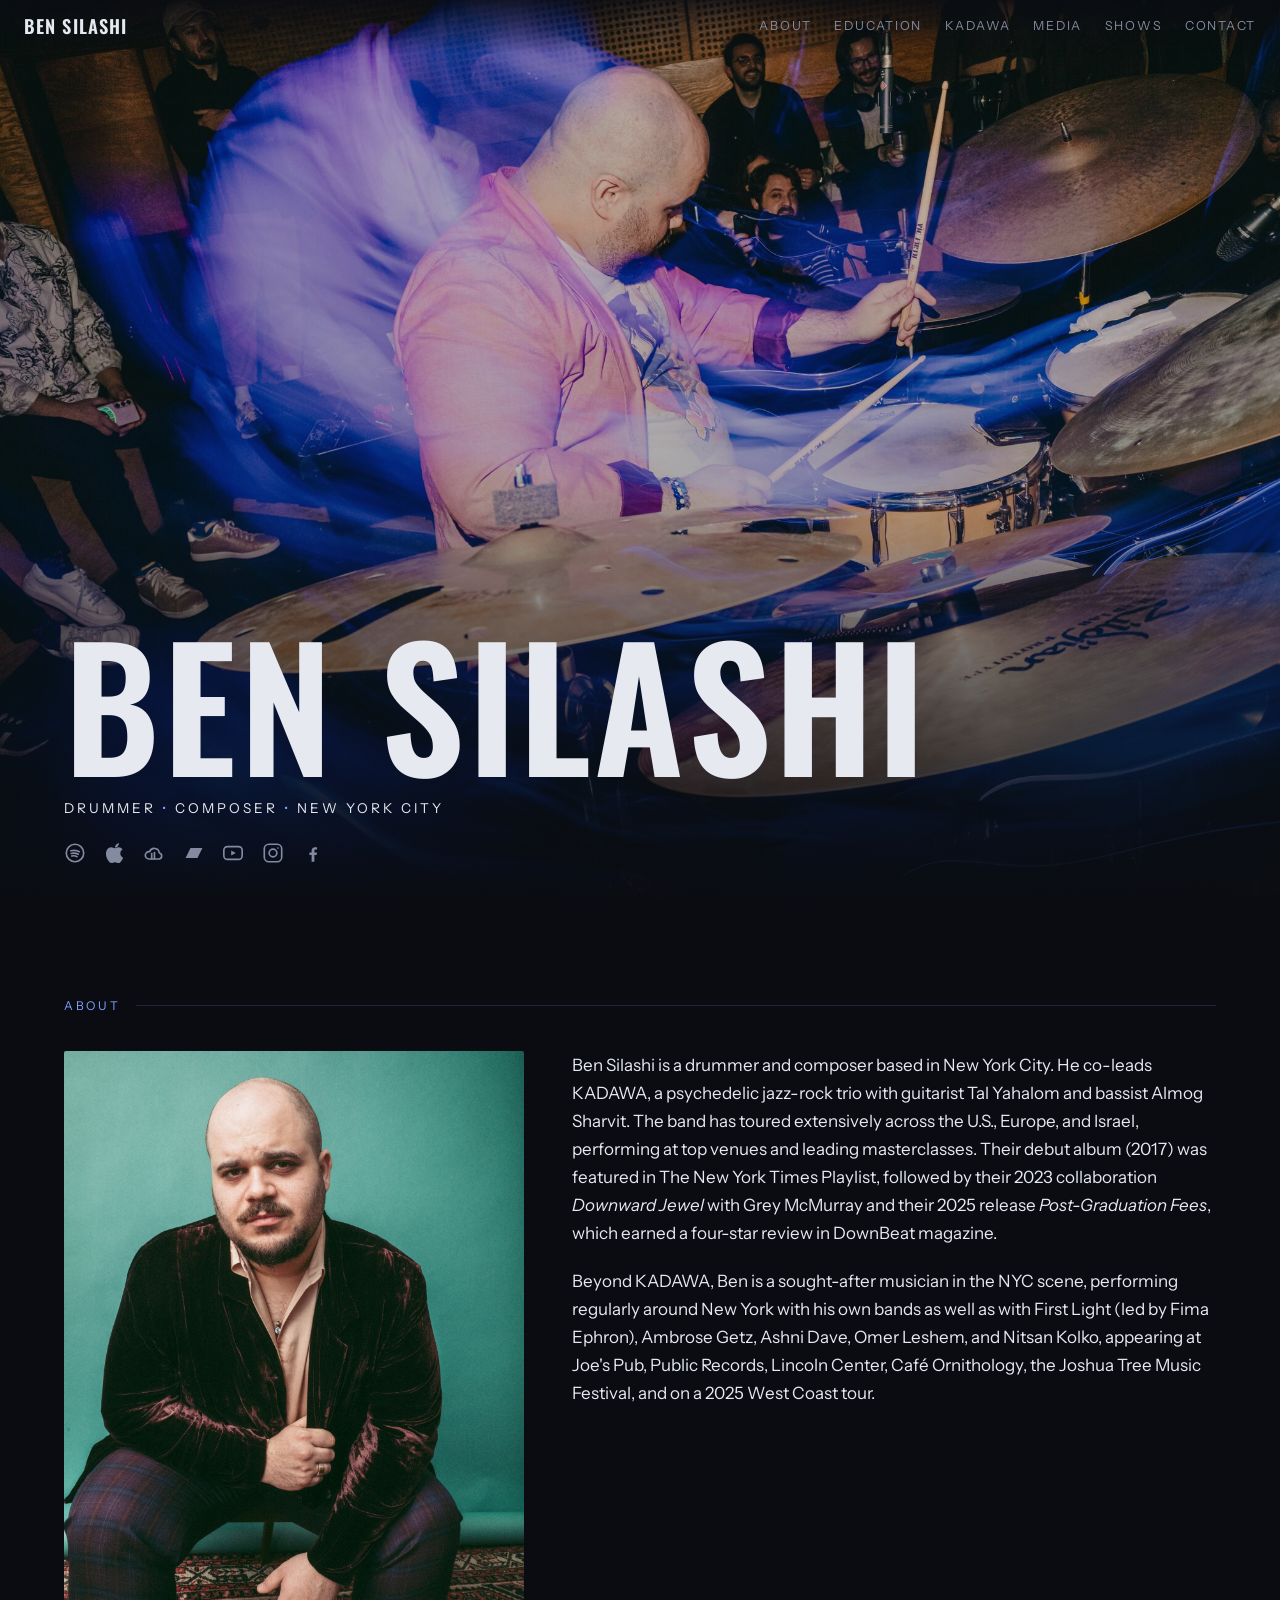
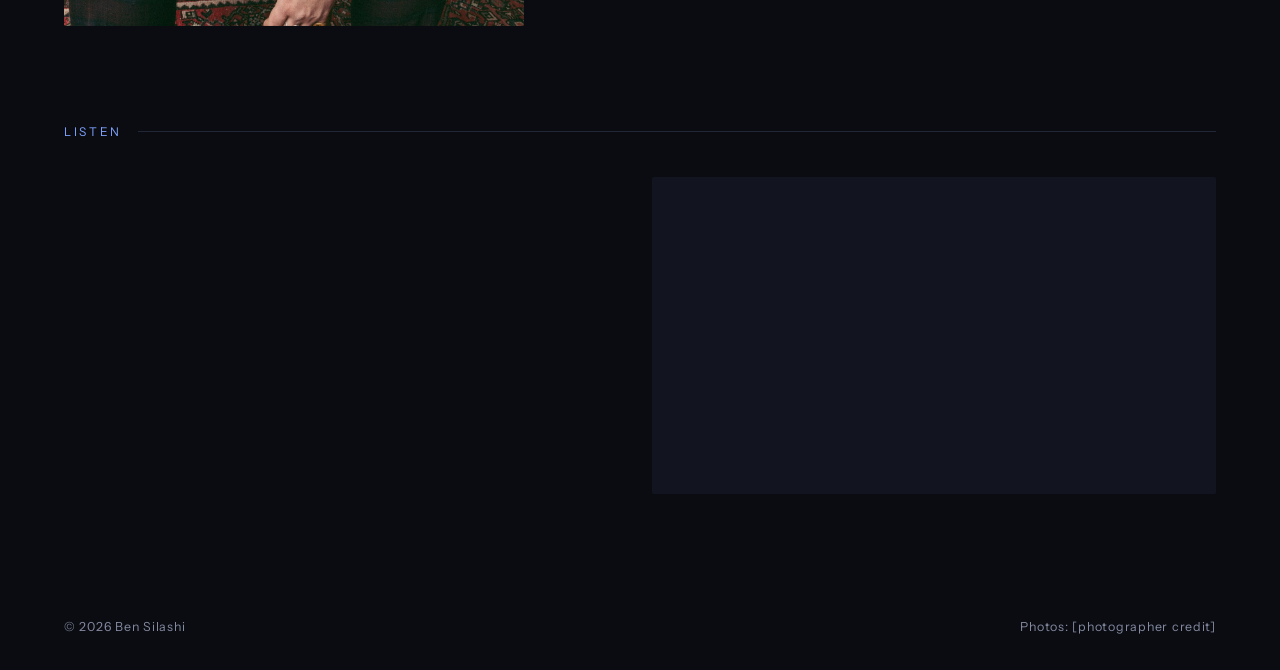
<file: index.html>
<!DOCTYPE html>
<html lang="en">
<head>
<meta charset="UTF-8">
<meta name="viewport" content="width=device-width, initial-scale=1.0">
<title>Ben Silashi | Drummer</title>
<meta name="description" content="Ben Silashi is a drummer and composer based in New York City.">
<meta property="og:title" content="Ben Silashi | Drummer">
<meta property="og:description" content="Ben Silashi is a drummer and composer based in New York City.">
<meta property="og:image" content="images/portrait.jpg">
<meta property="og:type" content="website">
<link rel="preconnect" href="https://fonts.googleapis.com">
<link rel="preconnect" href="https://fonts.gstatic.com" crossorigin>
<link href="https://fonts.googleapis.com/css2?family=Oswald:wght@500;600&family=Instrument+Sans:ital,wght@0,400;0,500;0,600;1,400&display=swap" rel="stylesheet">
<link rel="stylesheet" href="css/style.css">
<script type="application/ld+json">
{
  "@context": "https://schema.org",
  "@type": "Person",
  "name": "Ben Silashi",
  "jobTitle": "Drummer and Composer",
  "url": "https://bensilashi.com/",
  "image": "https://bensilashi.com/images/portrait.jpg",
  "sameAs": [
    "https://open.spotify.com/artist/5fzfaabtHKT1GwfMfHkezr",
    "https://music.apple.com/us/artist/kadawa/1288847794",
    "https://soundcloud.com/kadawa",
    "https://kadawamusic.bandcamp.com/",
    "https://www.youtube.com/@kadawamusic",
    "https://www.instagram.com/ben_silashi/",
    "https://www.facebook.com/ben.silashi"
  ],
  "address": {
    "@type": "PostalAddress",
    "addressLocality": "New York",
    "addressRegion": "NY",
    "addressCountry": "US"
  }
}
</script>
<style>
.social-bar{display:flex;gap:1.1rem;margin-top:1.4rem}
.social-bar a{color:var(--haze);transition:color .2s;display:block}
.social-bar a:hover,.social-bar a:focus-visible{color:var(--signal)}
.social-bar svg{width:22px;height:22px;display:block}
</style>
</head>
<body>

<nav id="nav">
  <a href="index.html" class="nav-name">Ben Silashi</a>
  <button class="nav-toggle" id="navToggle" aria-label="Menu" aria-expanded="false" aria-controls="navLinks"><span></span></button>
  <div class="nav-links" id="navLinks">
    <a href="about.html">About</a>
    <a href="education.html">Education</a>
    <a href="kadawa.html">Kadawa</a>
    <a href="media.html">Media</a>
    <a href="shows.html">Shows</a>
    <a href="contact.html">Contact</a>
  </div>
</nav>

<header class="hero">
  <img src="images/live-blue-side.jpg" alt="Ben Silashi playing drums in blue light" fetchpriority="high">
  <div class="hero-inner">
    <h1>Ben Silashi</h1>
    <p>Drummer <span>&bull;</span> Composer <span>&bull;</span> New York City</p>
    <div class="social-bar">
      <a href="https://open.spotify.com/artist/5fzfaabtHKT1GwfMfHkezr" target="_blank" rel="noopener" aria-label="Spotify">
        <svg viewBox="0 0 24 24" fill="none" stroke="currentColor" stroke-width="1.8" stroke-linecap="round"><circle cx="12" cy="12" r="9.5"/><path d="M7.5 9.6c3.2-.9 6.6-.6 9.2 1"/><path d="M8 12.5c2.6-.7 5.3-.4 7.5.9"/><path d="M8.5 15.3c2-.5 4-.3 5.7.7"/></svg>
      </a>
      <a href="https://music.apple.com/us/artist/kadawa/1288847794" target="_blank" rel="noopener" aria-label="Apple Music">
        <svg viewBox="0 0 24 24" fill="currentColor"><path d="M16.365 1.43c0 1.14-.42 2.18-1.26 3.12-.9 1.01-2.04 1.59-3.18 1.5-.03-1.09.45-2.2 1.26-3.09.9-.99 2.13-1.62 3.18-1.53zM20.94 17.06c-.51 1.17-.75 1.69-1.41 2.72-.92 1.44-2.22 3.23-3.83 3.24-1.43.01-1.8-.94-3.74-.93-1.94.01-2.35.95-3.78.94-1.61-.01-2.84-1.63-3.76-3.07-2.58-4.03-2.85-8.76-1.26-11.27 1.13-1.79 2.91-2.84 4.59-2.84 1.71 0 2.78.94 4.19.94 1.37 0 2.2-.94 4.18-.94 1.49 0 3.07.81 4.19 2.22-3.68 2.02-3.08 7.28.63 8.99z"/></svg>
      </a>
      <a href="https://soundcloud.com/kadawa" target="_blank" rel="noopener" aria-label="SoundCloud">
        <svg viewBox="0 0 24 24" fill="none" stroke="currentColor" stroke-width="1.8" stroke-linecap="round" stroke-linejoin="round"><path d="M6.5 18.5a4 4 0 1 1 .7-7.94A5.5 5.5 0 0 1 17.8 12a3.3 3.3 0 0 1-.3 6.5z"/><path d="M9.5 18.5v-6"/><path d="M12.5 18.5v-7"/></svg>
      </a>
      <a href="https://kadawamusic.bandcamp.com/" target="_blank" rel="noopener" aria-label="Bandcamp">
        <svg viewBox="0 0 24 24" fill="currentColor"><path d="M8.2 6.5h13L15.8 17.5h-13z"/></svg>
      </a>
      <a href="https://www.youtube.com/@kadawamusic" target="_blank" rel="noopener" aria-label="YouTube">
        <svg viewBox="0 0 24 24" fill="none" stroke="currentColor" stroke-width="1.8" stroke-linecap="round" stroke-linejoin="round"><rect x="2" y="5" width="20" height="14" rx="4"/><path d="M10 9.2l5 2.8-5 2.8z" fill="currentColor" stroke="none"/></svg>
      </a>
      <a href="https://www.instagram.com/ben_silashi/" target="_blank" rel="noopener" aria-label="Instagram">
        <svg viewBox="0 0 24 24" fill="none" stroke="currentColor" stroke-width="1.8" stroke-linecap="round" stroke-linejoin="round"><rect x="2.5" y="2.5" width="19" height="19" rx="5"/><circle cx="12" cy="12" r="4.2"/><circle cx="17.4" cy="6.6" r="0.9" fill="currentColor" stroke="none"/></svg>
      </a>
      <a href="https://www.facebook.com/ben.silashi" target="_blank" rel="noopener" aria-label="Facebook">
        <svg viewBox="0 0 24 24" fill="currentColor"><path d="M13.5 21.5v-7.2h2.4l.4-2.8h-2.8V9.6c0-.8.3-1.4 1.5-1.4h1.4V5.7c-.3 0-1.2-.1-2.2-.1-2.2 0-3.7 1.3-3.7 3.8v2.1H8.1v2.8h2.4v7.2z"/></svg>
      </a>
    </div>
  </div>
</header>

<main>
<section id="about">
  <div class="label">About</div>
  <div class="about-grid">
    <img src="images/portrait.jpg" alt="Portrait of Ben Silashi">
    <div class="about-text">
      <p>Ben Silashi is a drummer and composer based in New York City. He co-leads KADAWA, a psychedelic jazz-rock trio with guitarist Tal Yahalom and bassist Almog Sharvit. The band has toured extensively across the U.S., Europe, and Israel, performing at top venues and leading masterclasses. Their debut album (2017) was featured in The New York Times Playlist, followed by their 2023 collaboration <em>Downward Jewel</em> with Grey McMurray and their 2025 release <em>Post-Graduation Fees</em>, which earned a four-star review in DownBeat magazine.</p>
      <p>Beyond KADAWA, Ben is a sought-after musician in the NYC scene, performing regularly around New York with his own bands as well as with First Light (led by Fima Ephron), Ambrose Getz, Ashni Dave, Omer Leshem, and Nitsan Kolko, appearing at Joe's Pub, Public Records, Lincoln Center, Caf&eacute; Ornithology, the Joshua Tree Music Festival, and on a 2025 West Coast tour.</p>
    </div>
  </div>
</section>

<section id="listen">
  <div class="label">Listen</div>
  <div class="listen-grid">
    <div class="spotify-embed">
      <iframe src="https://open.spotify.com/embed/album/6LsxnmIPCRQrrWG1FLRxuG" title="Post Graduation Fees on Spotify" loading="lazy" allow="autoplay; clipboard-write; encrypted-media; fullscreen; picture-in-picture" style="width:100%;height:352px;border:0;border-radius:12px;"></iframe>
    </div>
    <div class="video"><iframe src="https://www.youtube-nocookie.com/embed/8EWoocp9Fw4" title="Ben Silashi on YouTube" loading="lazy" allowfullscreen referrerpolicy="strict-origin-when-cross-origin" allow="accelerometer; autoplay; clipboard-write; encrypted-media; gyroscope; picture-in-picture; web-share"></iframe></div>
  </div>
</section>
</main>

<footer>
  <div>&copy; 2026 Ben Silashi</div>
  <div>Photos: [photographer credit]</div>
</footer>

<script>
const nav = document.getElementById('nav');
addEventListener('scroll', () => nav.classList.toggle('scrolled', scrollY > 40), {passive:true});
</script>

<script>
const navToggle = document.getElementById('navToggle');
const navLinks = document.getElementById('navLinks');
function closeNav(){
  navLinks.classList.remove('open');
  navToggle.classList.remove('open');
  navToggle.setAttribute('aria-expanded', 'false');
  document.body.style.overflow = '';
}
navToggle.addEventListener('click', () => {
  const isOpen = navLinks.classList.toggle('open');
  navToggle.classList.toggle('open', isOpen);
  navToggle.setAttribute('aria-expanded', String(isOpen));
  document.body.style.overflow = isOpen ? 'hidden' : '';
});
navLinks.querySelectorAll('a').forEach(a => a.addEventListener('click', closeNav));
addEventListener('keydown', e => { if (e.key === 'Escape') closeNav(); });
</script>

</body>
</html>
</file>
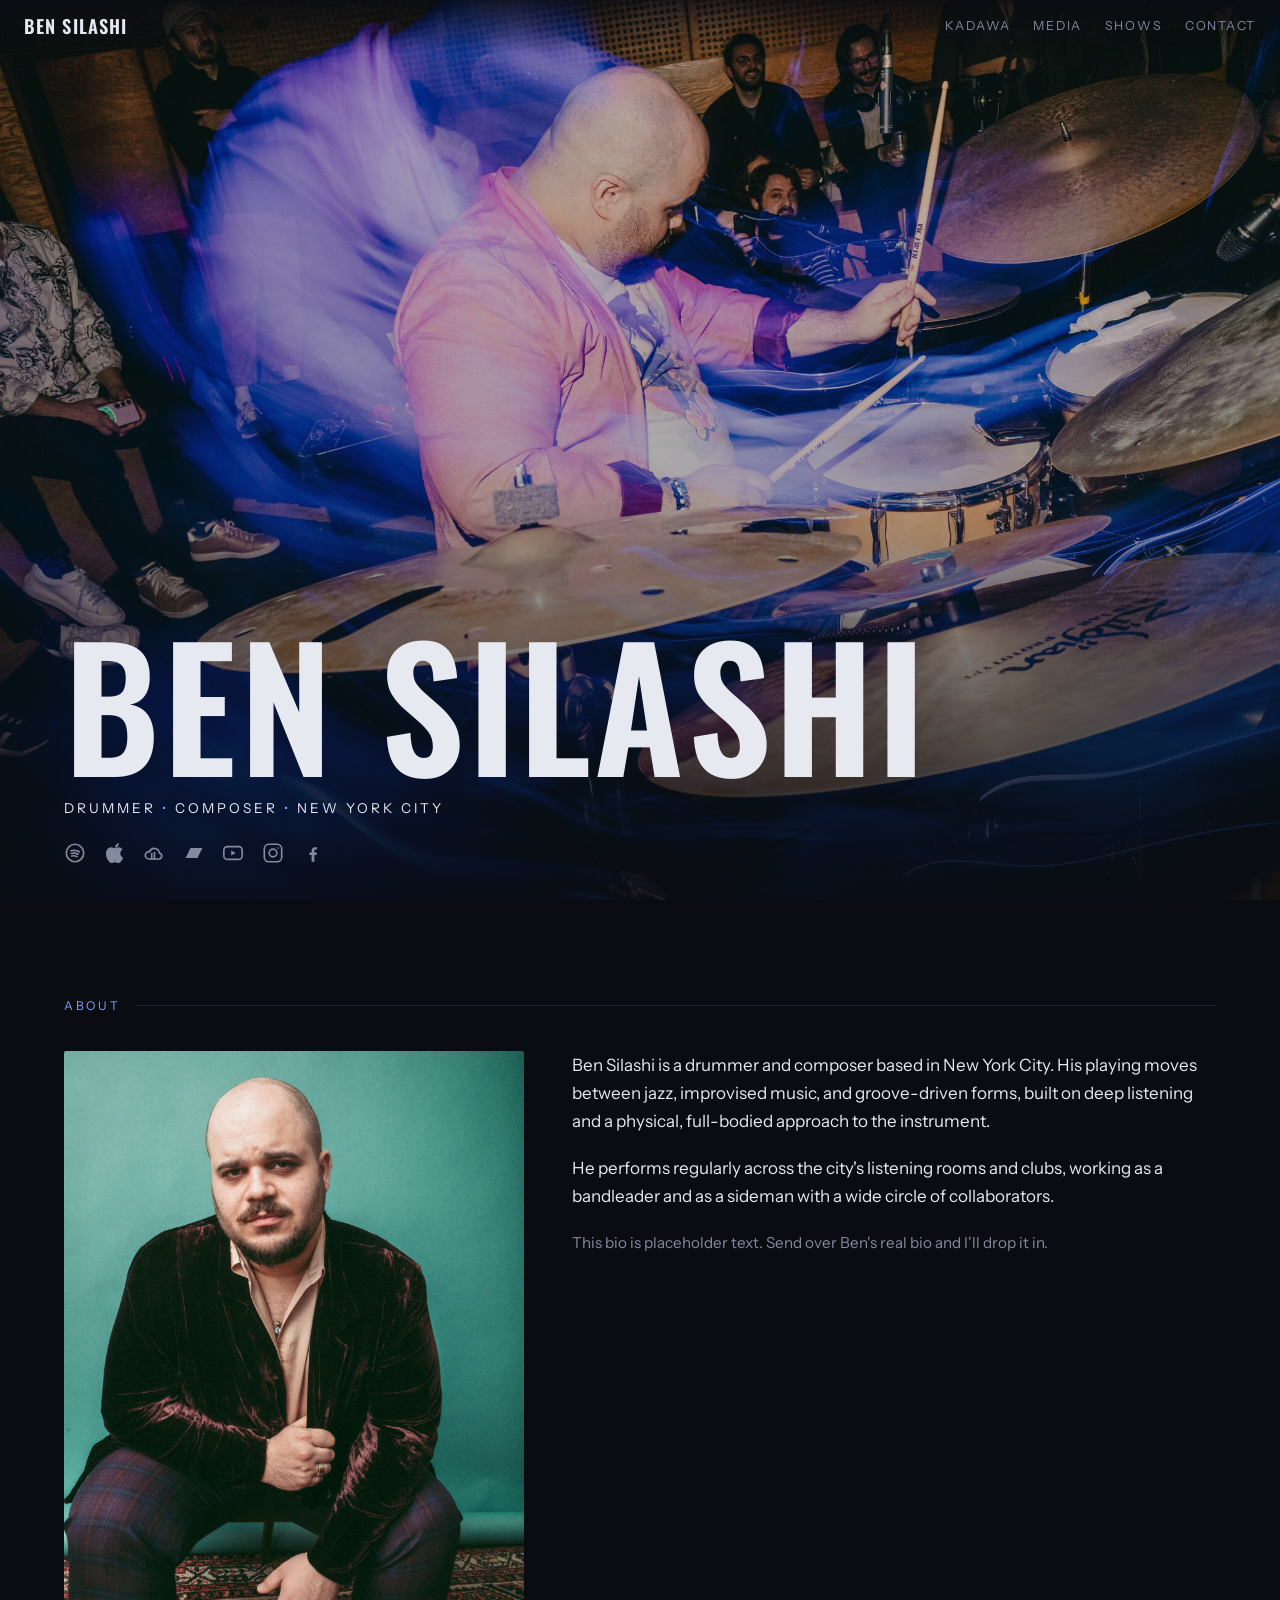
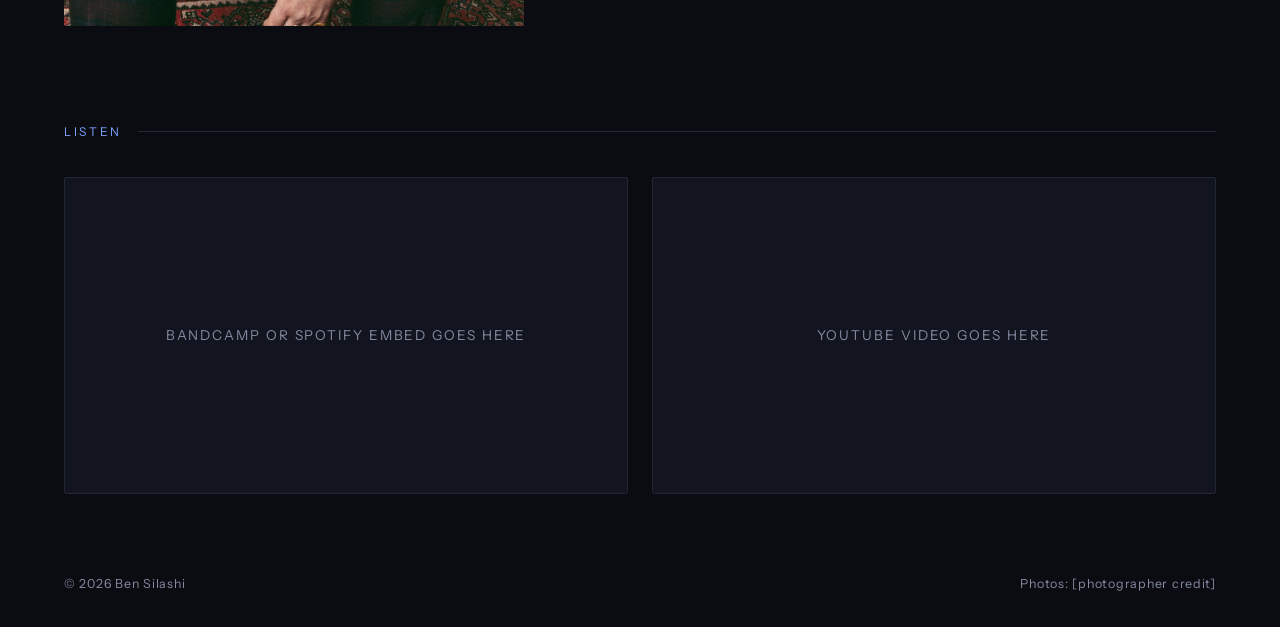
<file: bensilashi 2/index.html>
<!DOCTYPE html>
<html lang="en">
<head>
<meta charset="UTF-8">
<meta name="viewport" content="width=device-width, initial-scale=1.0">
<title>Ben Silashi | Drummer</title>
<meta name="description" content="Ben Silashi is a drummer and composer based in New York City.">
<meta property="og:title" content="Ben Silashi | Drummer">
<meta property="og:description" content="Ben Silashi is a drummer and composer based in New York City.">
<meta property="og:image" content="images/portrait.jpg">
<meta property="og:type" content="website">
<link rel="preconnect" href="https://fonts.googleapis.com">
<link rel="preconnect" href="https://fonts.gstatic.com" crossorigin>
<link href="https://fonts.googleapis.com/css2?family=Oswald:wght@500;600&family=Instrument+Sans:ital,wght@0,400;0,500;0,600;1,400&display=swap" rel="stylesheet">
<link rel="stylesheet" href="css/style.css">
<style>
.social-bar{display:flex;gap:1.1rem;margin-top:1.4rem}
.social-bar a{color:var(--haze);transition:color .2s;display:block}
.social-bar a:hover,.social-bar a:focus-visible{color:var(--signal)}
.social-bar svg{width:22px;height:22px;display:block}
</style>
</head>
<body>

<nav id="nav">
  <a href="index.html" class="nav-name">Ben Silashi</a>
  <div class="nav-links">
    <a href="kadawa.html">Kadawa</a>
    <a href="media.html">Media</a>
    <a href="shows.html">Shows</a>
    <a href="contact.html">Contact</a>
  </div>
</nav>

<header class="hero">
  <img src="images/live-blue-side.jpg" alt="Ben Silashi playing drums in blue light" fetchpriority="high">
  <div class="hero-inner">
    <h1>Ben Silashi</h1>
    <p>Drummer <span>&bull;</span> Composer <span>&bull;</span> New York City</p>
    <div class="social-bar">
      <a href="https://open.spotify.com/artist/5fzfaabtHKT1GwfMfHkezr" target="_blank" rel="noopener" aria-label="Spotify">
        <svg viewBox="0 0 24 24" fill="none" stroke="currentColor" stroke-width="1.8" stroke-linecap="round"><circle cx="12" cy="12" r="9.5"/><path d="M7.5 9.6c3.2-.9 6.6-.6 9.2 1"/><path d="M8 12.5c2.6-.7 5.3-.4 7.5.9"/><path d="M8.5 15.3c2-.5 4-.3 5.7.7"/></svg>
      </a>
      <a href="https://music.apple.com/us/artist/kadawa/1288847794" target="_blank" rel="noopener" aria-label="Apple Music">
        <svg viewBox="0 0 24 24" fill="currentColor"><path d="M16.365 1.43c0 1.14-.42 2.18-1.26 3.12-.9 1.01-2.04 1.59-3.18 1.5-.03-1.09.45-2.2 1.26-3.09.9-.99 2.13-1.62 3.18-1.53zM20.94 17.06c-.51 1.17-.75 1.69-1.41 2.72-.92 1.44-2.22 3.23-3.83 3.24-1.43.01-1.8-.94-3.74-.93-1.94.01-2.35.95-3.78.94-1.61-.01-2.84-1.63-3.76-3.07-2.58-4.03-2.85-8.76-1.26-11.27 1.13-1.79 2.91-2.84 4.59-2.84 1.71 0 2.78.94 4.19.94 1.37 0 2.2-.94 4.18-.94 1.49 0 3.07.81 4.19 2.22-3.68 2.02-3.08 7.28.63 8.99z"/></svg>
      </a>
      <a href="https://soundcloud.com/kadawa" target="_blank" rel="noopener" aria-label="SoundCloud">
        <svg viewBox="0 0 24 24" fill="none" stroke="currentColor" stroke-width="1.8" stroke-linecap="round" stroke-linejoin="round"><path d="M6.5 18.5a4 4 0 1 1 .7-7.94A5.5 5.5 0 0 1 17.8 12a3.3 3.3 0 0 1-.3 6.5z"/><path d="M9.5 18.5v-6"/><path d="M12.5 18.5v-7"/></svg>
      </a>
      <a href="https://kadawamusic.bandcamp.com/" target="_blank" rel="noopener" aria-label="Bandcamp">
        <svg viewBox="0 0 24 24" fill="currentColor"><path d="M8.2 6.5h13L15.8 17.5h-13z"/></svg>
      </a>
      <a href="https://www.youtube.com/@kadawamusic" target="_blank" rel="noopener" aria-label="YouTube">
        <svg viewBox="0 0 24 24" fill="none" stroke="currentColor" stroke-width="1.8" stroke-linecap="round" stroke-linejoin="round"><rect x="2" y="5" width="20" height="14" rx="4"/><path d="M10 9.2l5 2.8-5 2.8z" fill="currentColor" stroke="none"/></svg>
      </a>
      <a href="https://www.instagram.com/ben_silashi/" target="_blank" rel="noopener" aria-label="Instagram">
        <svg viewBox="0 0 24 24" fill="none" stroke="currentColor" stroke-width="1.8" stroke-linecap="round" stroke-linejoin="round"><rect x="2.5" y="2.5" width="19" height="19" rx="5"/><circle cx="12" cy="12" r="4.2"/><circle cx="17.4" cy="6.6" r="0.9" fill="currentColor" stroke="none"/></svg>
      </a>
      <a href="https://www.facebook.com/ben.silashi" target="_blank" rel="noopener" aria-label="Facebook">
        <svg viewBox="0 0 24 24" fill="currentColor"><path d="M13.5 21.5v-7.2h2.4l.4-2.8h-2.8V9.6c0-.8.3-1.4 1.5-1.4h1.4V5.7c-.3 0-1.2-.1-2.2-.1-2.2 0-3.7 1.3-3.7 3.8v2.1H8.1v2.8h2.4v7.2z"/></svg>
      </a>
    </div>
  </div>
</header>

<main>
<section id="about">
  <div class="label">About</div>
  <div class="about-grid">
    <img src="images/portrait.jpg" alt="Portrait of Ben Silashi">
    <div class="about-text">
      <p>Ben Silashi is a drummer and composer based in New York City. His playing moves between jazz, improvised music, and groove-driven forms, built on deep listening and a physical, full-bodied approach to the instrument.</p>
      <p>He performs regularly across the city's listening rooms and clubs, working as a bandleader and as a sideman with a wide circle of collaborators.</p>
      <p>This bio is placeholder text. Send over Ben's real bio and I'll drop it in.</p>
    </div>
  </div>
</section>

<section id="listen">
  <div class="label">Listen</div>
  <div class="listen-grid">
    <div class="listen-slot">Bandcamp or Spotify embed goes here</div>
    <div class="listen-slot">YouTube video goes here</div>
  </div>
</section>
</main>

<footer>
  <div>&copy; 2026 Ben Silashi</div>
  <div>Photos: [photographer credit]</div>
</footer>

<script>
const nav = document.getElementById('nav');
addEventListener('scroll', () => nav.classList.toggle('scrolled', scrollY > 40), {passive:true});
</script>

</body>
</html>
</file>
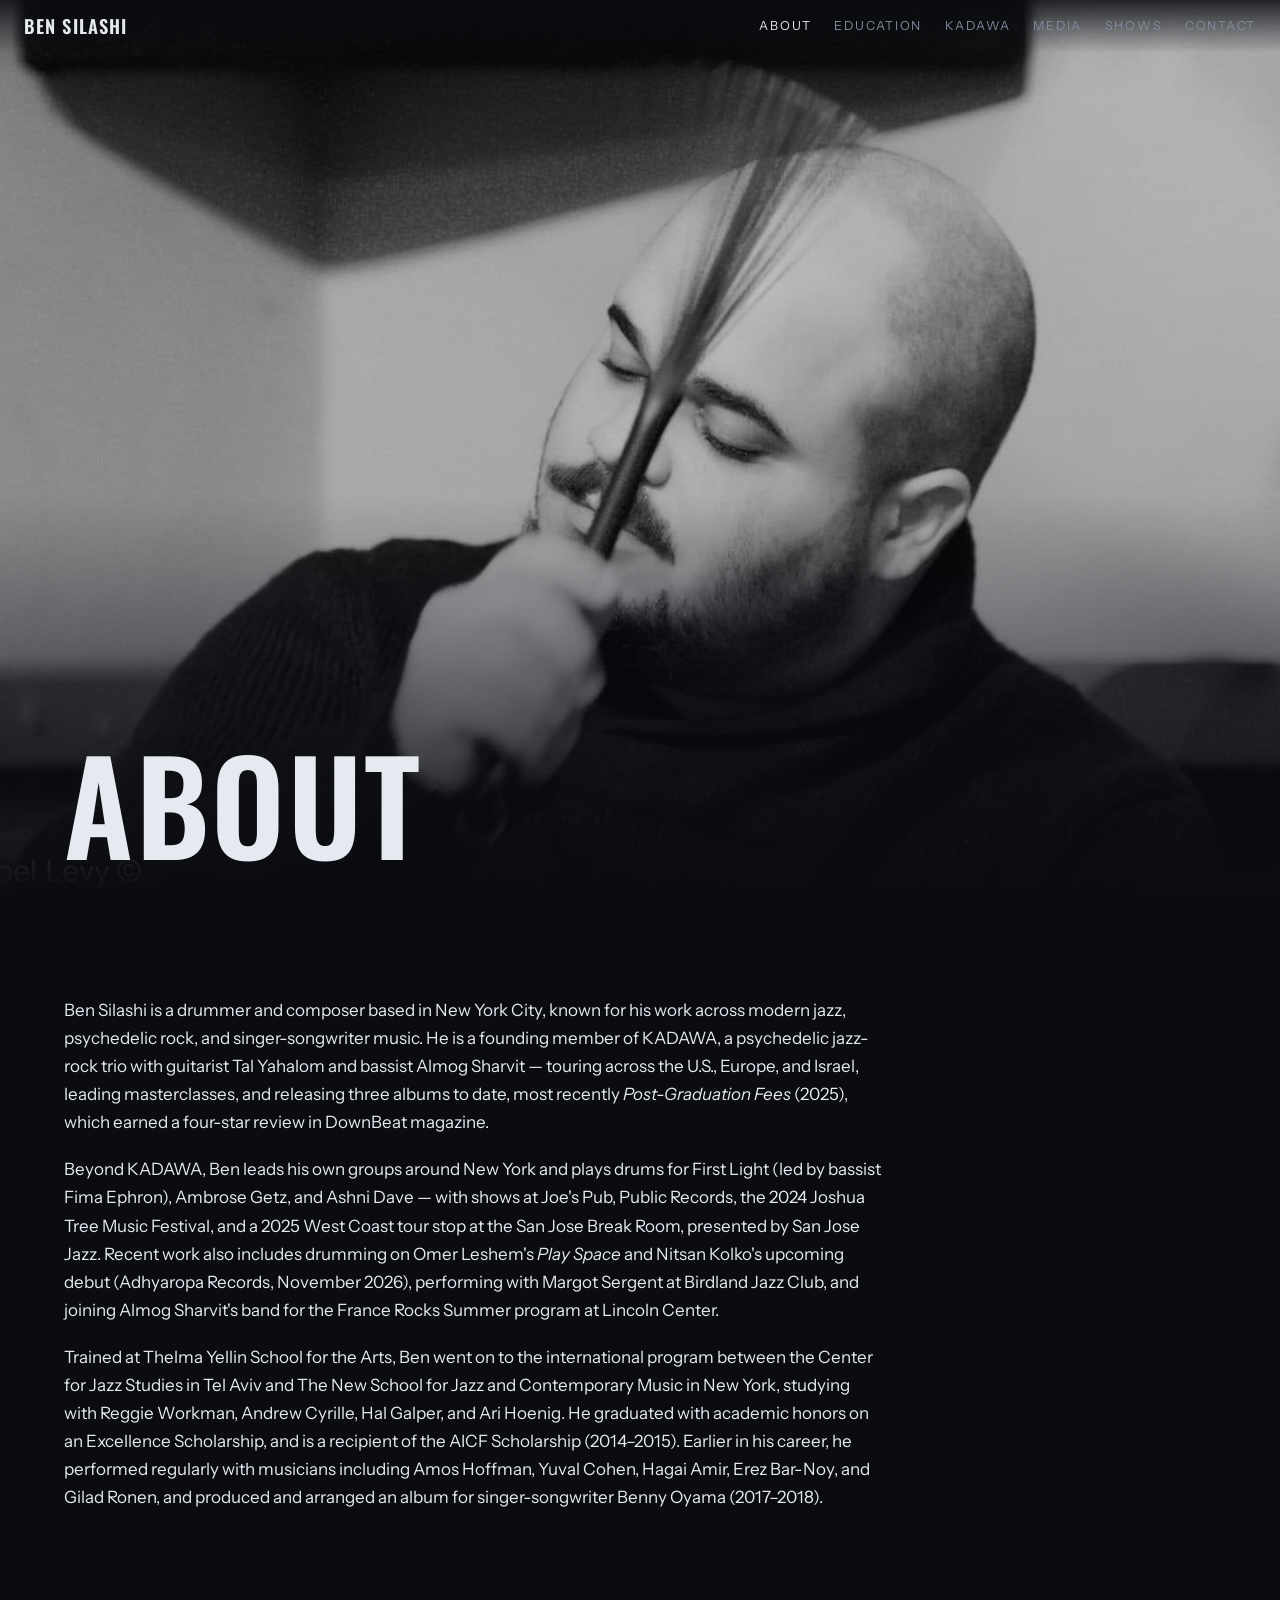
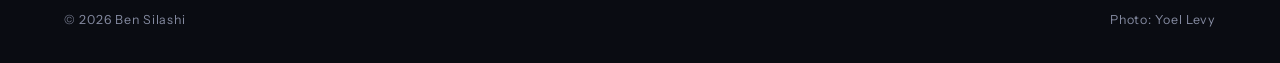
<file: about.html>
<!DOCTYPE html>
<html lang="en">
<head>
<meta charset="UTF-8">
<meta name="viewport" content="width=device-width, initial-scale=1.0">
<title>About | Ben Silashi</title>
<meta name="description" content="About drummer and composer Ben Silashi.">
<meta property="og:title" content="About | Ben Silashi">
<meta property="og:description" content="About drummer and composer Ben Silashi.">
<meta property="og:image" content="images/ben-amudim.jpg">
<meta property="og:type" content="website">
<link rel="preconnect" href="https://fonts.googleapis.com">
<link rel="preconnect" href="https://fonts.gstatic.com" crossorigin>
<link href="https://fonts.googleapis.com/css2?family=Oswald:wght@500;600&family=Instrument+Sans:ital,wght@0,400;0,500;0,600;1,400&display=swap" rel="stylesheet">
<link rel="stylesheet" href="css/style.css">
</head>
<body>

<nav id="nav">
  <a href="index.html" class="nav-name">Ben Silashi</a>
  <button class="nav-toggle" id="navToggle" aria-label="Menu" aria-expanded="false" aria-controls="navLinks"><span></span></button>
  <div class="nav-links" id="navLinks">
    <a href="about.html" class="active">About</a>
    <a href="education.html">Education</a>
    <a href="kadawa.html">Kadawa</a>
    <a href="media.html">Media</a>
    <a href="shows.html">Shows</a>
    <a href="contact.html">Contact</a>
  </div>
</nav>

<main>
<header class="hero hero-page hero-about">
  <img src="images/ben-amudim.jpg" alt="Ben Silashi with a wire brush raised to his face, eyes closed" fetchpriority="high">
  <div class="hero-inner">
    <h1>About</h1>
  </div>
</header>

<section>
  <div class="about-text page-bio">
    <p>Ben Silashi is a drummer and composer based in New York City, known for his work across modern jazz, psychedelic rock, and singer-songwriter music. He is a founding member of KADAWA, a psychedelic jazz-rock trio with guitarist Tal Yahalom and bassist Almog Sharvit &mdash; touring across the U.S., Europe, and Israel, leading masterclasses, and releasing three albums to date, most recently <em>Post-Graduation Fees</em> (2025), which earned a four-star review in DownBeat magazine.</p>
    <p>Beyond KADAWA, Ben leads his own groups around New York and plays drums for First Light (led by bassist Fima Ephron), Ambrose Getz, and Ashni Dave &mdash; with shows at Joe's Pub, Public Records, the 2024 Joshua Tree Music Festival, and a 2025 West Coast tour stop at the San Jose Break Room, presented by San Jose Jazz. Recent work also includes drumming on Omer Leshem's <em>Play Space</em> and Nitsan Kolko's upcoming debut (Adhyaropa Records, November 2026), performing with Margot Sergent at Birdland Jazz Club, and joining Almog Sharvit's band for the France Rocks Summer program at Lincoln Center.</p>
    <p>Trained at Thelma Yellin School for the Arts, Ben went on to the international program between the Center for Jazz Studies in Tel Aviv and The New School for Jazz and Contemporary Music in New York, studying with Reggie Workman, Andrew Cyrille, Hal Galper, and Ari Hoenig. He graduated with academic honors on an Excellence Scholarship, and is a recipient of the AICF Scholarship (2014&ndash;2015). Earlier in his career, he performed regularly with musicians including Amos Hoffman, Yuval Cohen, Hagai Amir, Erez Bar-Noy, and Gilad Ronen, and produced and arranged an album for singer-songwriter Benny Oyama (2017&ndash;2018).</p>
  </div>
</section>
</main>

<footer>
  <div>&copy; 2026 Ben Silashi</div>
  <div>Photo: Yoel Levy</div>
</footer>

<script>
const nav = document.getElementById('nav');
addEventListener('scroll', () => nav.classList.toggle('scrolled', scrollY > 40), {passive:true});
</script>

<script>
const navToggle = document.getElementById('navToggle');
const navLinks = document.getElementById('navLinks');
function closeNav(){
  navLinks.classList.remove('open');
  navToggle.classList.remove('open');
  navToggle.setAttribute('aria-expanded', 'false');
  document.body.style.overflow = '';
}
navToggle.addEventListener('click', () => {
  const isOpen = navLinks.classList.toggle('open');
  navToggle.classList.toggle('open', isOpen);
  navToggle.setAttribute('aria-expanded', String(isOpen));
  document.body.style.overflow = isOpen ? 'hidden' : '';
});
navLinks.querySelectorAll('a').forEach(a => a.addEventListener('click', closeNav));
addEventListener('keydown', e => { if (e.key === 'Escape') closeNav(); });
</script>

</body>
</html>
</file>
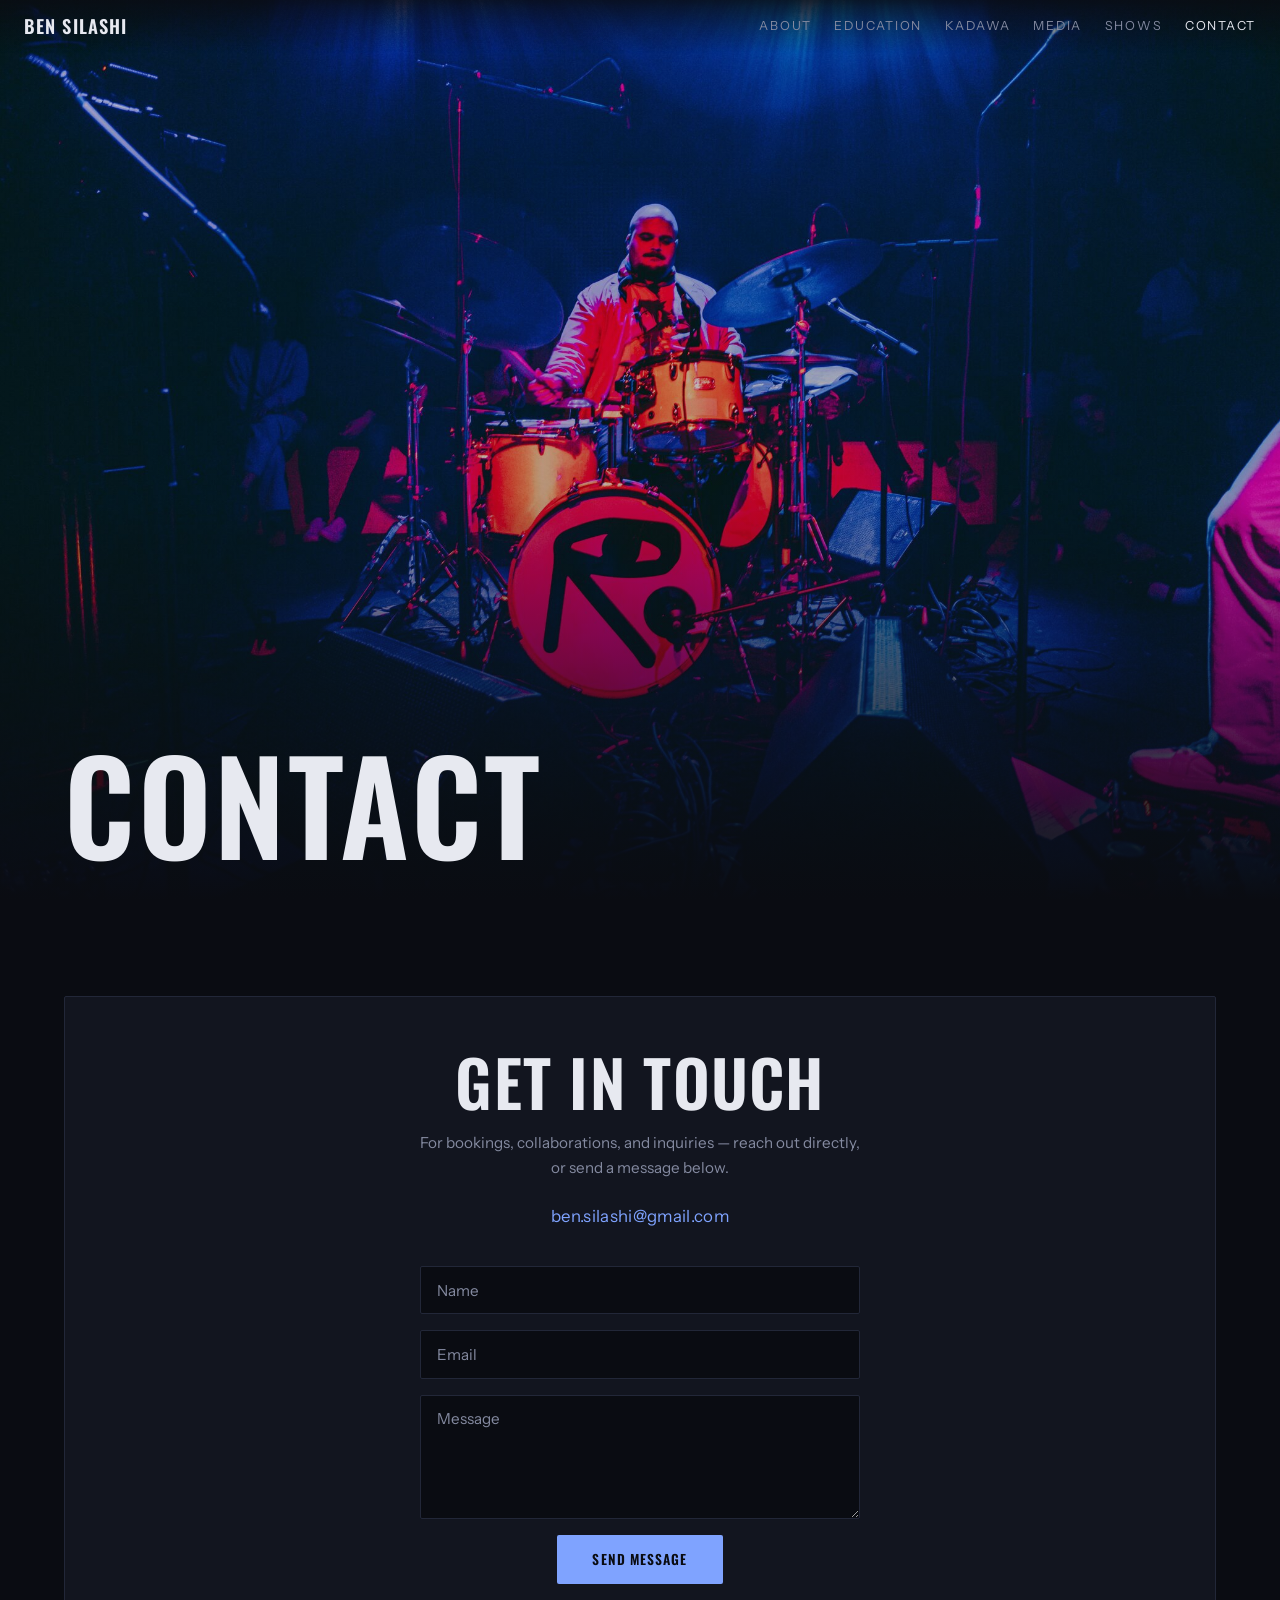
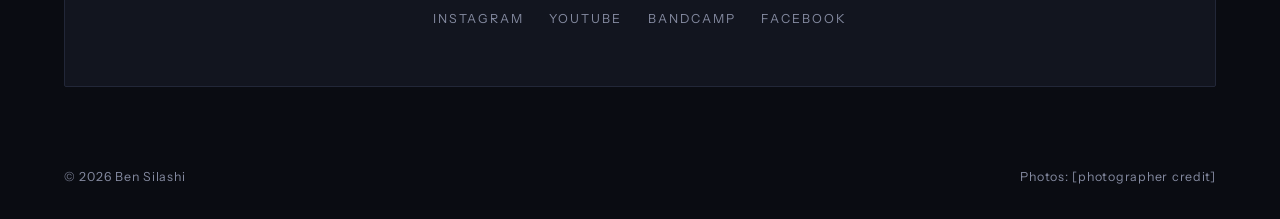
<file: contact.html>
<!DOCTYPE html>
<html lang="en">
<head>
<meta charset="UTF-8">
<meta name="viewport" content="width=device-width, initial-scale=1.0">
<title>Contact | Ben Silashi</title>
<meta name="description" content="Contact drummer Ben Silashi.">
<meta property="og:title" content="Contact | Ben Silashi">
<meta property="og:description" content="Contact drummer Ben Silashi.">
<meta property="og:image" content="images/portrait.jpg">
<meta property="og:type" content="website">
<link rel="preconnect" href="https://fonts.googleapis.com">
<link rel="preconnect" href="https://fonts.gstatic.com" crossorigin>
<link href="https://fonts.googleapis.com/css2?family=Oswald:wght@500;600&family=Instrument+Sans:ital,wght@0,400;0,500;0,600;1,400&display=swap" rel="stylesheet">
<link rel="stylesheet" href="css/style.css">
</head>
<body>

<nav id="nav">
  <a href="index.html" class="nav-name">Ben Silashi</a>
  <button class="nav-toggle" id="navToggle" aria-label="Menu" aria-expanded="false" aria-controls="navLinks"><span></span></button>
  <div class="nav-links" id="navLinks">
    <a href="about.html">About</a>
    <a href="education.html">Education</a>
    <a href="kadawa.html">Kadawa</a>
    <a href="media.html">Media</a>
    <a href="shows.html">Shows</a>
    <a href="contact.html" class="active">Contact</a>
  </div>
</nav>

<main>
<header class="hero hero-page">
  <img src="images/live-stage-blue.jpg" alt="Ben Silashi on stage behind his drum kit" fetchpriority="high">
  <div class="hero-inner">
    <h1>Contact</h1>
  </div>
</header>

<section>
  <div class="contact-inner">
    <h2>Get in touch</h2>
    <p class="contact-intro">For bookings, collaborations, and inquiries &mdash; reach out directly, or send a message below.</p>
    <a class="email" href="mailto:ben.silashi@gmail.com">ben.silashi@gmail.com</a>

    <form class="contact-form" action="https://formsubmit.co/ben.silashi@gmail.com" method="POST">
      <input type="hidden" name="_subject" value="New message from bensilashi.com">
      <input type="hidden" name="_template" value="table">
      <input type="hidden" name="_honey" style="display:none">
      <input type="text" name="name" placeholder="Name" required>
      <input type="email" name="email" placeholder="Email" required>
      <textarea name="message" placeholder="Message" rows="5" required></textarea>
      <button type="submit">Send Message</button>
    </form>

    <div class="socials">
      <a href="https://www.instagram.com/ben_silashi/" target="_blank" rel="noopener">Instagram</a>
      <a href="https://www.youtube.com/@kadawamusic" target="_blank" rel="noopener">YouTube</a>
      <a href="https://kadawamusic.bandcamp.com/" target="_blank" rel="noopener">Bandcamp</a>
      <a href="https://www.facebook.com/ben.silashi" target="_blank" rel="noopener">Facebook</a>
    </div>
  </div>
</section>
</main>

<footer>
  <div>&copy; 2026 Ben Silashi</div>
  <div>Photos: [photographer credit]</div>
</footer>

<script>
const nav = document.getElementById('nav');
addEventListener('scroll', () => nav.classList.toggle('scrolled', scrollY > 40), {passive:true});
</script>

<script>
const navToggle = document.getElementById('navToggle');
const navLinks = document.getElementById('navLinks');
function closeNav(){
  navLinks.classList.remove('open');
  navToggle.classList.remove('open');
  navToggle.setAttribute('aria-expanded', 'false');
  document.body.style.overflow = '';
}
navToggle.addEventListener('click', () => {
  const isOpen = navLinks.classList.toggle('open');
  navToggle.classList.toggle('open', isOpen);
  navToggle.setAttribute('aria-expanded', String(isOpen));
  document.body.style.overflow = isOpen ? 'hidden' : '';
});
navLinks.querySelectorAll('a').forEach(a => a.addEventListener('click', closeNav));
addEventListener('keydown', e => { if (e.key === 'Escape') closeNav(); });
</script>

</body>
</html>
</file>
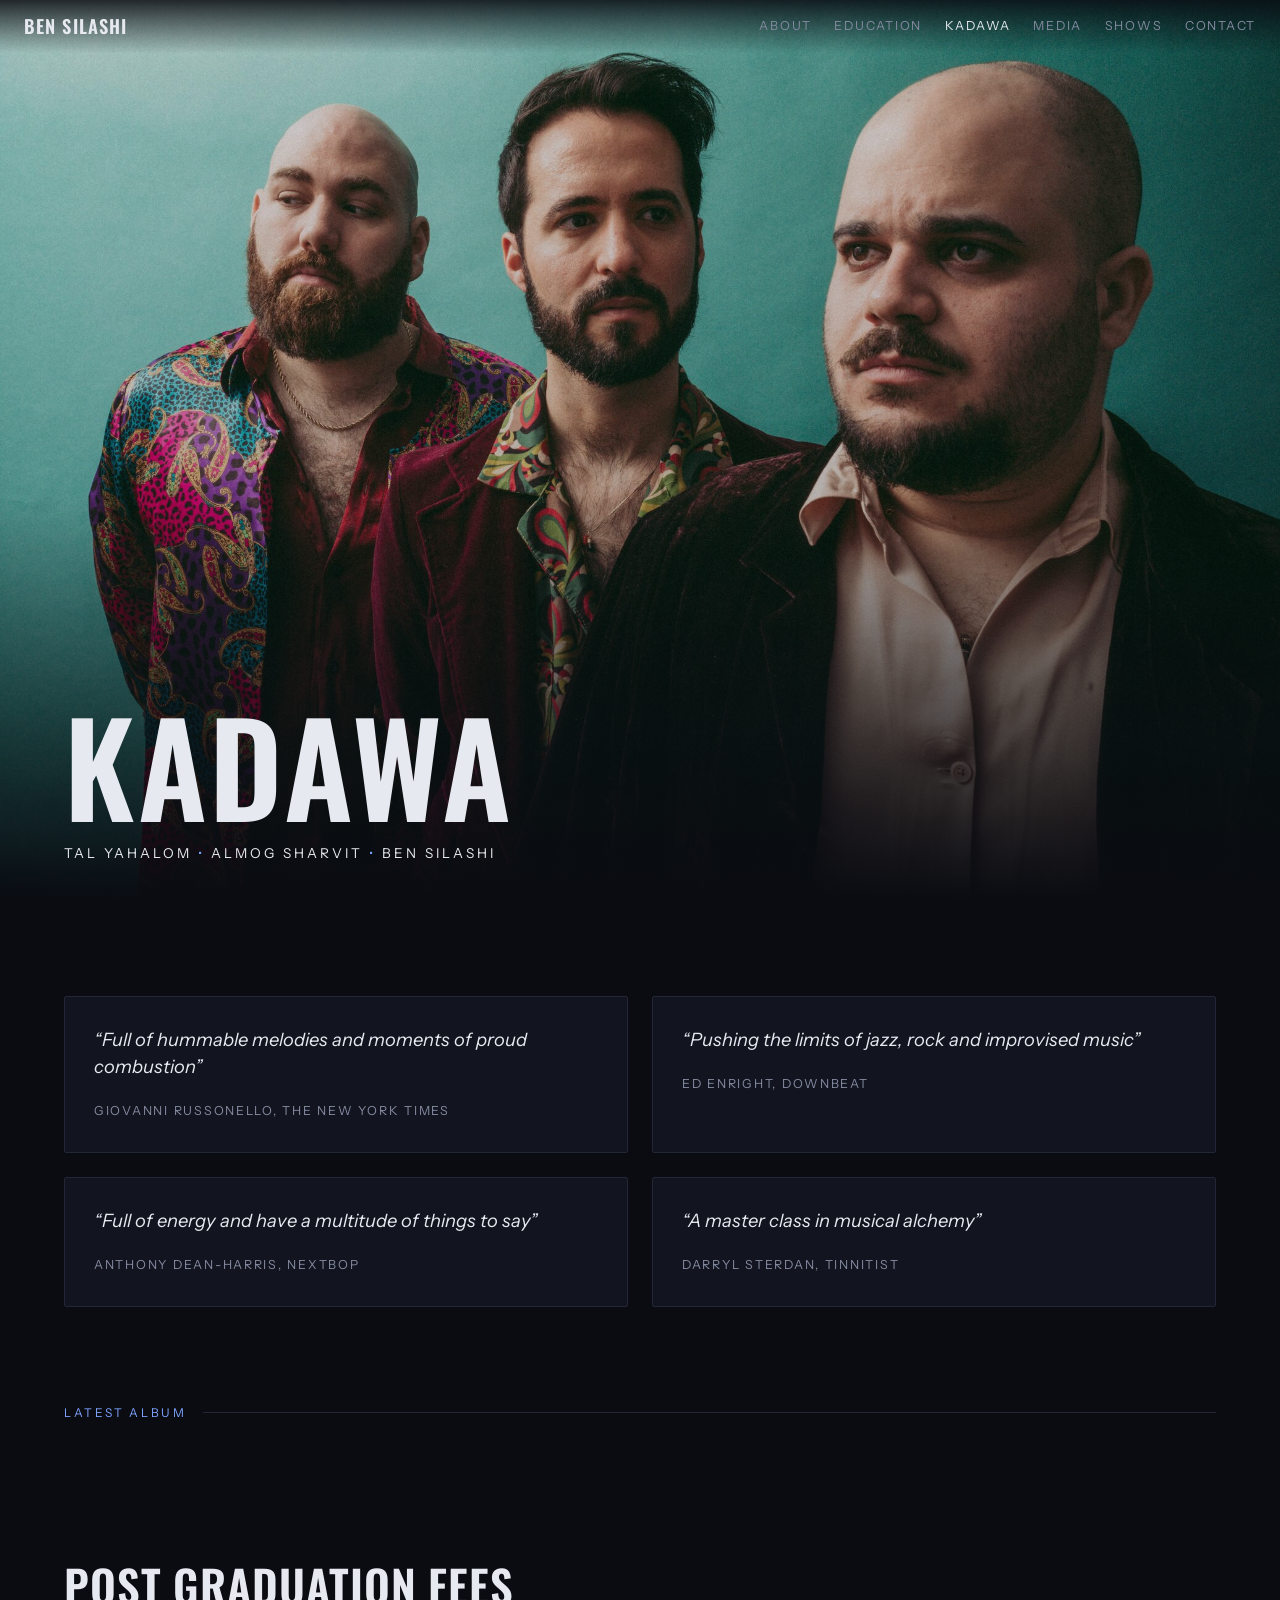
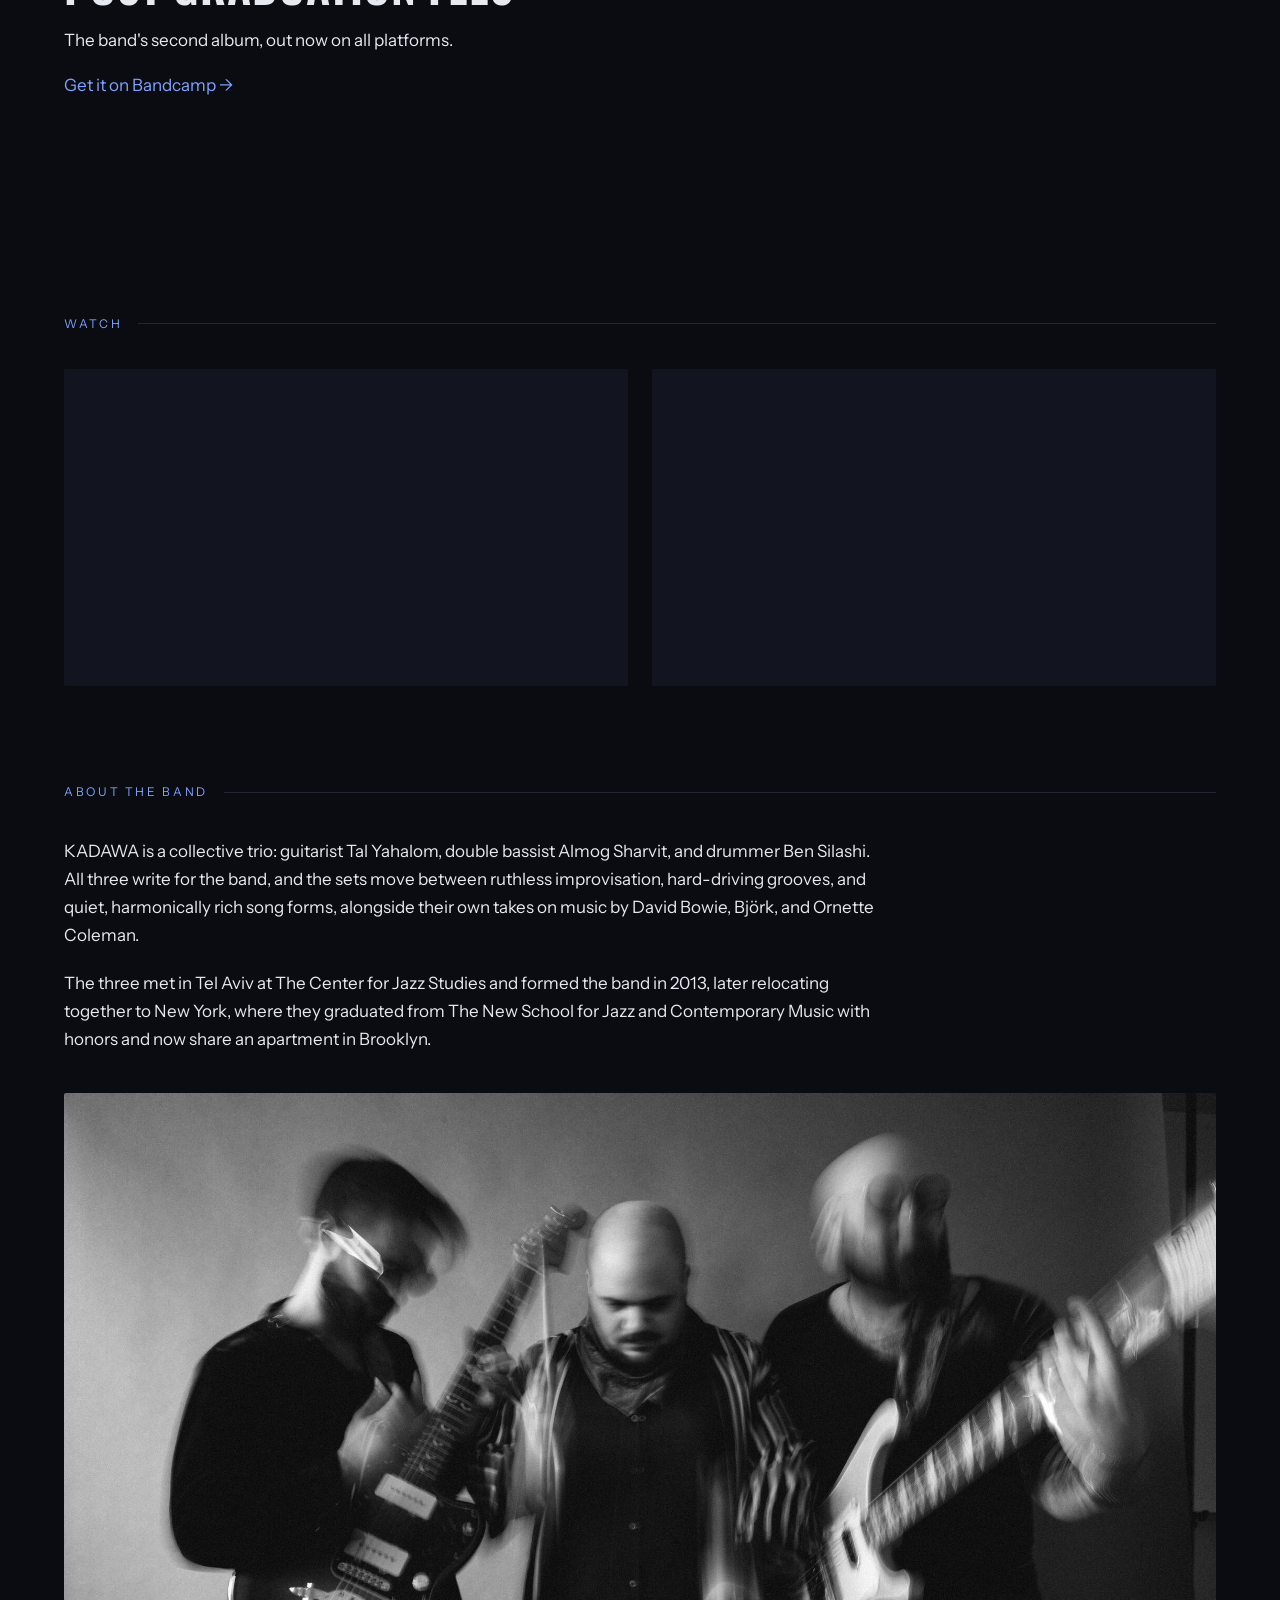
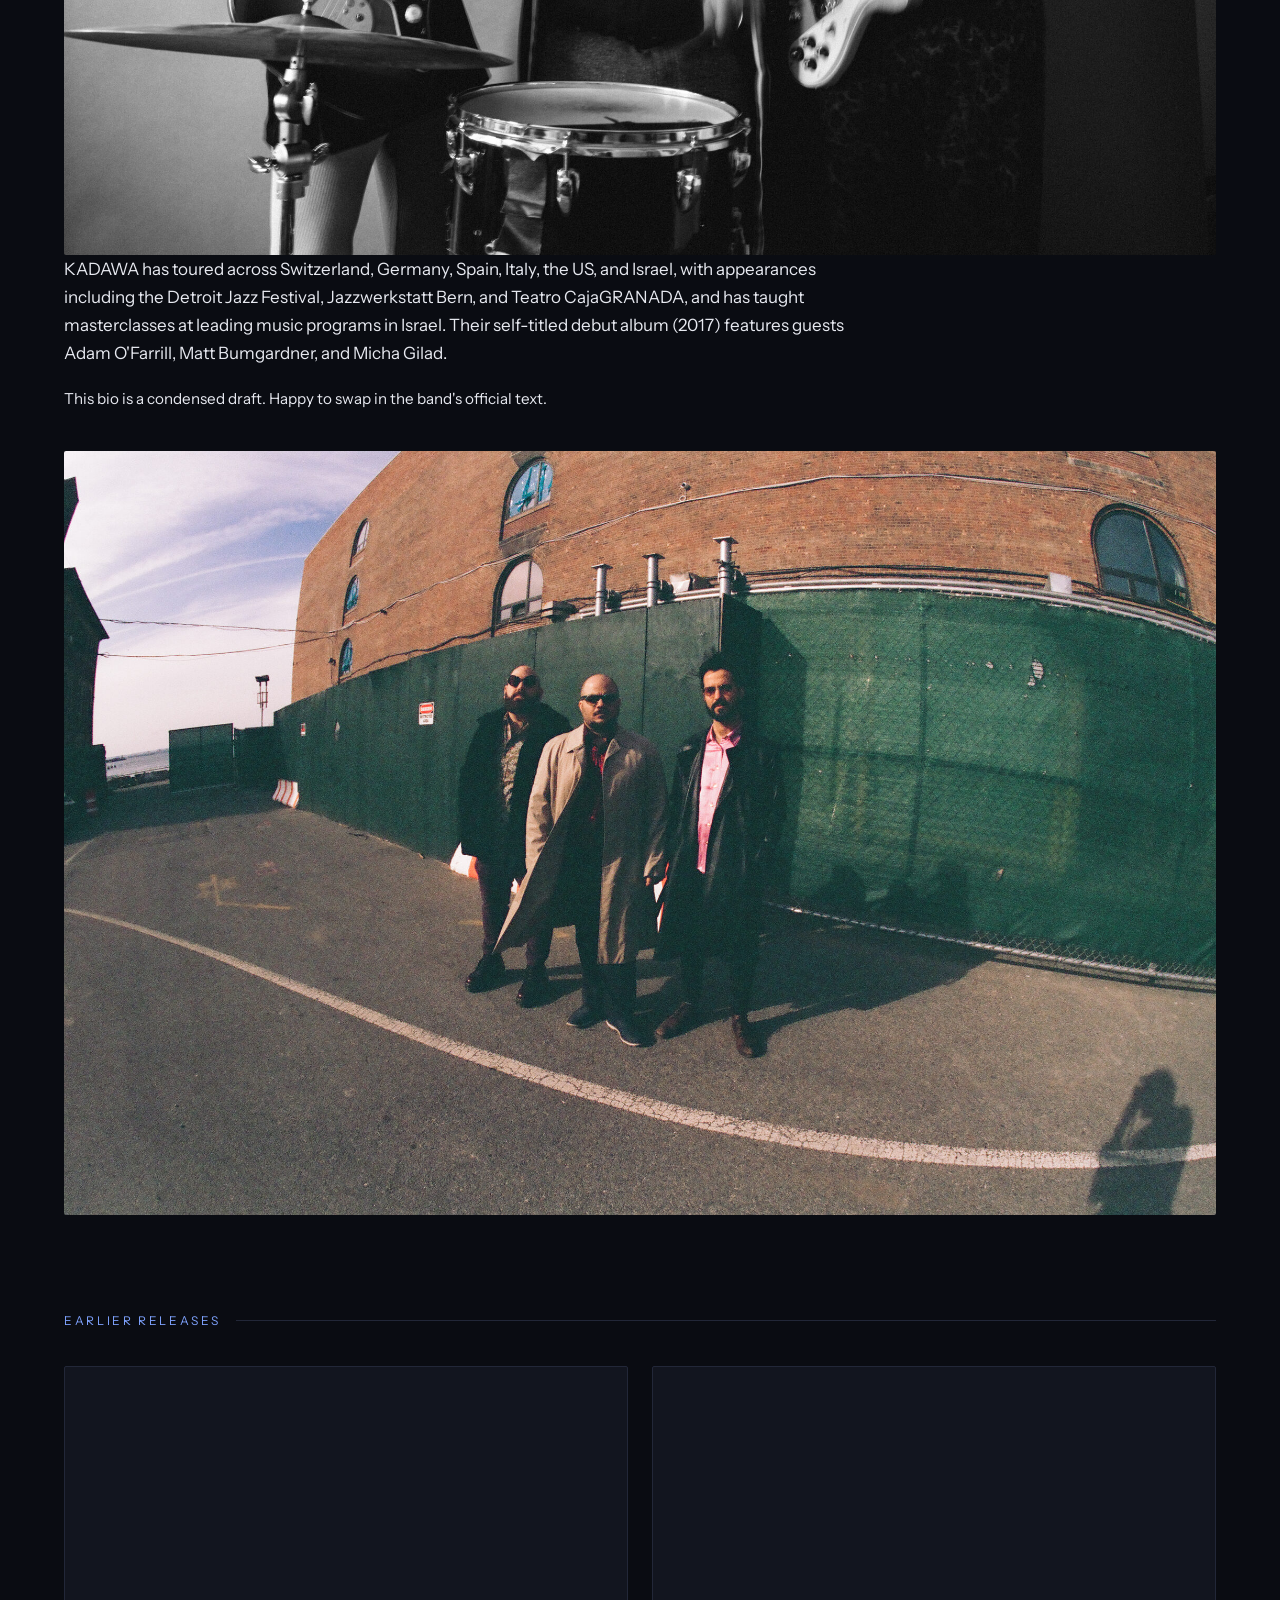
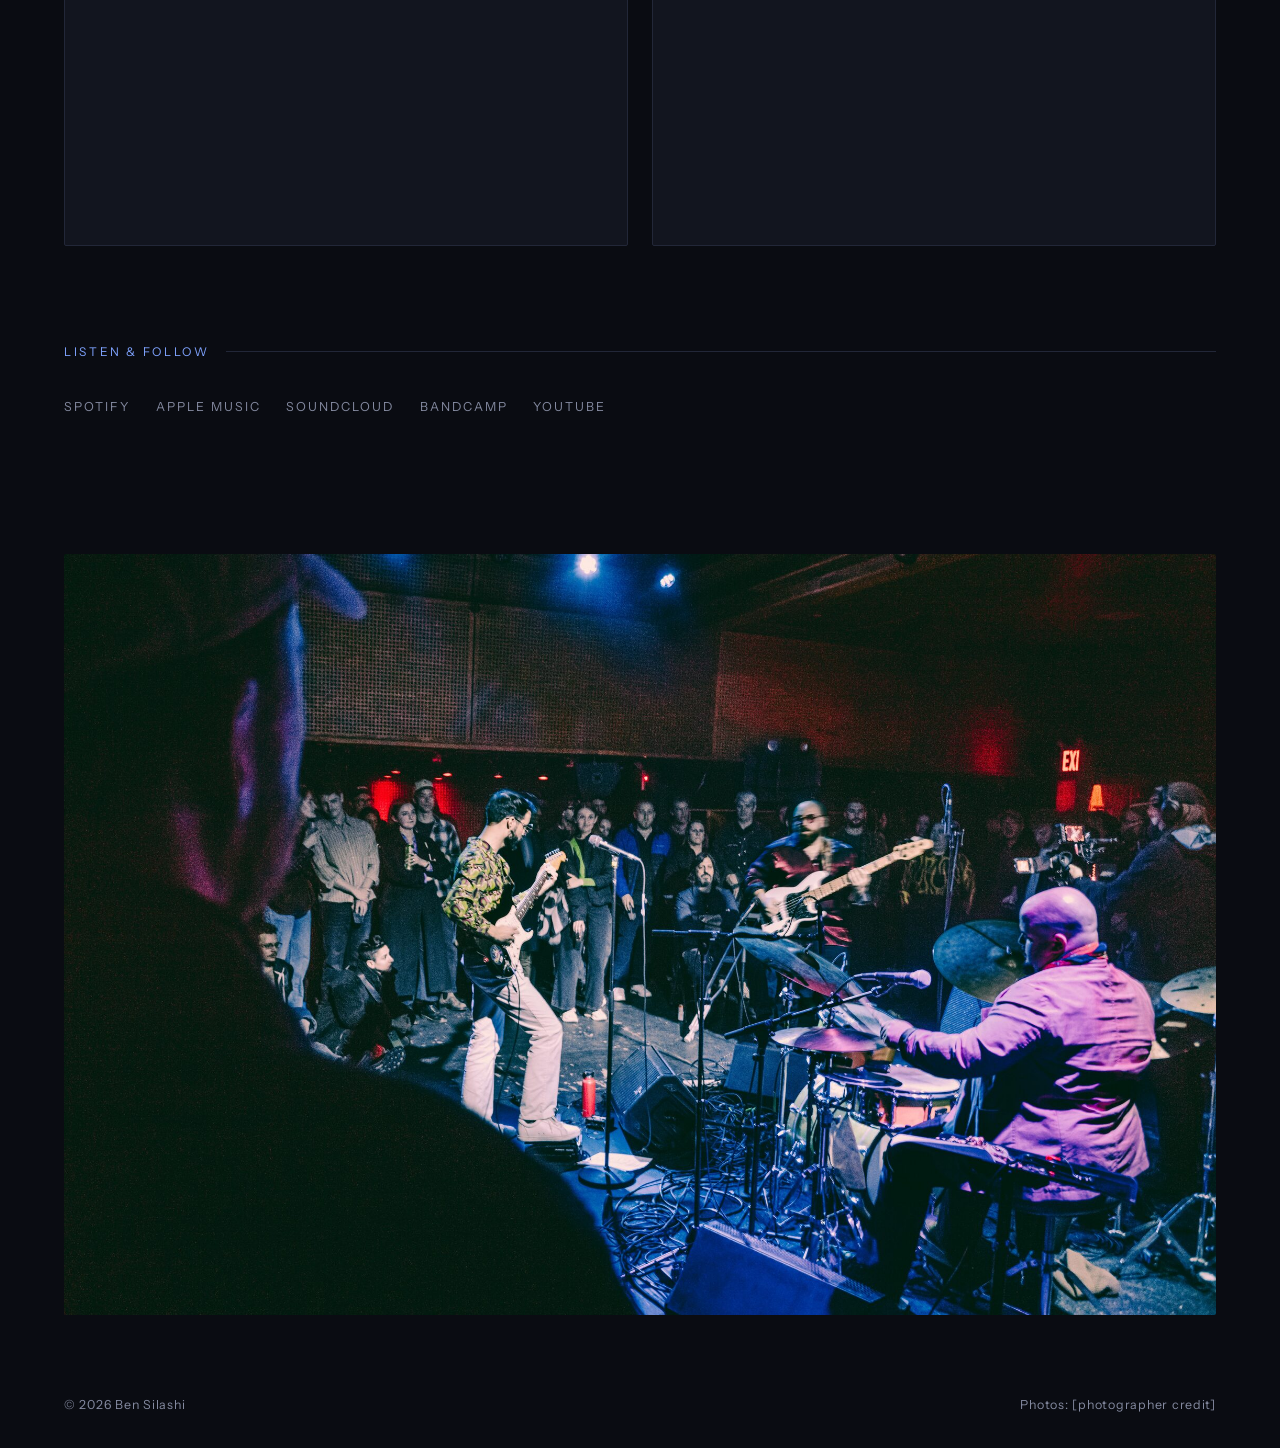
<file: kadawa.html>
<!DOCTYPE html>
<html lang="en">
<head>
<meta charset="UTF-8">
<meta name="viewport" content="width=device-width, initial-scale=1.0">
<title>KADAWA | Ben Silashi</title>
<meta name="description" content="KADAWA is a collective trio of guitarist Tal Yahalom, bassist Almog Sharvit, and drummer Ben Silashi.">
<meta property="og:title" content="KADAWA | Ben Silashi">
<meta property="og:description" content="KADAWA is a collective trio of guitarist Tal Yahalom, bassist Almog Sharvit, and drummer Ben Silashi.">
<meta property="og:image" content="images/kadawa-teal.jpg">
<meta property="og:type" content="website">
<link rel="preconnect" href="https://fonts.googleapis.com">
<link rel="preconnect" href="https://fonts.gstatic.com" crossorigin>
<link href="https://fonts.googleapis.com/css2?family=Oswald:wght@500;600&family=Instrument+Sans:ital,wght@0,400;0,500;0,600;1,400&display=swap" rel="stylesheet">
<link rel="stylesheet" href="css/style.css">
</head>
<body>

<nav id="nav">
  <a href="index.html" class="nav-name">Ben Silashi</a>
  <button class="nav-toggle" id="navToggle" aria-label="Menu" aria-expanded="false" aria-controls="navLinks"><span></span></button>
  <div class="nav-links" id="navLinks">
    <a href="about.html">About</a>
    <a href="education.html">Education</a>
    <a href="kadawa.html" class="active">Kadawa</a>
    <a href="media.html">Media</a>
    <a href="shows.html">Shows</a>
    <a href="contact.html">Contact</a>
  </div>
</nav>

<main>
<header class="hero hero-page hero-kadawa">
  <img src="images/kadawa-teal.jpg" alt="KADAWA: Almog Sharvit, Tal Yahalom, and Ben Silashi" fetchpriority="high">
  <div class="hero-inner">
    <h1>Kadawa</h1>
    <p class="hero-sub">Tal Yahalom <span>&bull;</span> Almog Sharvit <span>&bull;</span> Ben Silashi</p>
  </div>
</header>

<section>
  <div class="quote-grid">
    <blockquote class="quote">
      <p>&ldquo;Full of hummable melodies and moments of proud combustion&rdquo;</p>
      <cite>Giovanni Russonello, The New York Times</cite>
    </blockquote>
    <blockquote class="quote">
      <p>&ldquo;Pushing the limits of jazz, rock and improvised music&rdquo;</p>
      <cite>Ed Enright, DownBeat</cite>
    </blockquote>
    <blockquote class="quote">
      <p>&ldquo;Full of energy and have a multitude of things to say&rdquo;</p>
      <cite>Anthony Dean-Harris, Nextbop</cite>
    </blockquote>
    <blockquote class="quote">
      <p>&ldquo;A master class in musical alchemy&rdquo;</p>
      <cite>Darryl Sterdan, Tinnitist</cite>
    </blockquote>
  </div>
</section>

<section>
  <div class="label">Latest Album</div>
  <div class="album-grid">
    <div class="album-text">
      <h2 class="album-title">Post Graduation Fees</h2>
      <p>The band's second album, out now on all platforms.</p>
      <p><a class="inline-link" href="https://kadawamusic.bandcamp.com/album/post-graduation-fees" target="_blank" rel="noopener">Get it on Bandcamp &rarr;</a></p>
    </div>
    <div class="embed-slot">
      <iframe src="https://open.spotify.com/embed/album/6LsxnmIPCRQrrWG1FLRxuG" title="Post Graduation Fees on Spotify" loading="lazy" allow="encrypted-media" style="width:100%;height:352px;border:0;border-radius:8px;"></iframe>
    </div>
  </div>
</section>

<section>
  <div class="label">Watch</div>
  <div class="video-grid">
    <div class="video"><iframe src="https://www.youtube-nocookie.com/embed/i2iEuW7QbNo" title="KADAWA live video" loading="lazy" allowfullscreen referrerpolicy="strict-origin-when-cross-origin" allow="accelerometer; clipboard-write; encrypted-media; gyroscope; picture-in-picture"></iframe></div>
    <div class="video"><iframe src="https://www.youtube-nocookie.com/embed/wF1YZAfEdCA" title="KADAWA video" loading="lazy" allowfullscreen referrerpolicy="strict-origin-when-cross-origin" allow="accelerometer; clipboard-write; encrypted-media; gyroscope; picture-in-picture"></iframe></div>
  </div>
</section>

<section>
  <div class="label">About the Band</div>
  <div class="about-text kadawa-bio">
    <p>KADAWA is a collective trio: guitarist Tal Yahalom, double bassist Almog Sharvit, and drummer Ben Silashi. All three write for the band, and the sets move between ruthless improvisation, hard-driving grooves, and quiet, harmonically rich song forms, alongside their own takes on music by David Bowie, Bj&ouml;rk, and Ornette Coleman.</p>
    <p>The three met in Tel Aviv at The Center for Jazz Studies and formed the band in 2013, later relocating together to New York, where they graduated from The New School for Jazz and Contemporary Music with honors and now share an apartment in Brooklyn.</p>
  </div>
  <figure class="kadawa-photo"><img src="images/kadawa-bw.jpg" alt="KADAWA in motion, black and white" loading="lazy"></figure>
  <div class="about-text kadawa-bio">
    <p>KADAWA has toured across Switzerland, Germany, Spain, Italy, the US, and Israel, with appearances including the Detroit Jazz Festival, Jazzwerkstatt Bern, and Teatro CajaGRANADA, and has taught masterclasses at leading music programs in Israel. Their self-titled debut album (2017) features guests Adam O'Farrill, Matt Bumgardner, and Micha Gilad.</p>
    <p class="placeholder-note">This bio is a condensed draft. Happy to swap in the band's official text.</p>
  </div>
  <figure class="kadawa-photo"><img src="images/kadawa-outside.jpg" alt="KADAWA standing outside in Brooklyn" loading="lazy"></figure>
</section>

<section>
  <div class="label">Earlier Releases</div>
  <div class="listen-grid">
    <div class="bc-embed">
      <iframe src="https://bandcamp.com/EmbeddedPlayer/album=464828870/size=large/bgcol=12151f/linkcol=7fa3ff/transparent=true/" title="KADAWA debut album on Bandcamp" loading="lazy" seamless style="width:100%;height:470px;border:0;"></iframe>
    </div>
    <div class="bc-embed">
      <iframe src="https://bandcamp.com/EmbeddedPlayer/album=3587912751/size=large/bgcol=12151f/linkcol=7fa3ff/transparent=true/" title="KADAWA EP with Grey McMurray on Bandcamp" loading="lazy" seamless style="width:100%;height:470px;border:0;"></iframe>
    </div>
  </div>
</section>

<section>
  <div class="label">Listen &amp; Follow</div>
  <div class="socials socials-left">
    <a href="https://open.spotify.com/artist/5fzfaabtHKT1GwfMfHkezr" target="_blank" rel="noopener">Spotify</a>
    <a href="https://music.apple.com/us/artist/kadawa/1288847794" target="_blank" rel="noopener">Apple Music</a>
    <a href="https://soundcloud.com/kadawa" target="_blank" rel="noopener">SoundCloud</a>
    <a href="https://kadawamusic.bandcamp.com/" target="_blank" rel="noopener">Bandcamp</a>
    <a href="https://www.youtube.com/@kadawamusic" target="_blank" rel="noopener">YouTube</a>
  </div>
</section>

<section>
  <figure class="kadawa-photo"><img src="images/kadawa-live.jpg" alt="KADAWA performing live" loading="lazy"></figure>
</section>
</main>

<footer>
  <div>&copy; 2026 Ben Silashi</div>
  <div>Photos: [photographer credit]</div>
</footer>

<script>
const nav = document.getElementById('nav');
addEventListener('scroll', () => nav.classList.toggle('scrolled', scrollY > 40), {passive:true});
</script>

<script>
const navToggle = document.getElementById('navToggle');
const navLinks = document.getElementById('navLinks');
function closeNav(){
  navLinks.classList.remove('open');
  navToggle.classList.remove('open');
  navToggle.setAttribute('aria-expanded', 'false');
  document.body.style.overflow = '';
}
navToggle.addEventListener('click', () => {
  const isOpen = navLinks.classList.toggle('open');
  navToggle.classList.toggle('open', isOpen);
  navToggle.setAttribute('aria-expanded', String(isOpen));
  document.body.style.overflow = isOpen ? 'hidden' : '';
});
navLinks.querySelectorAll('a').forEach(a => a.addEventListener('click', closeNav));
addEventListener('keydown', e => { if (e.key === 'Escape') closeNav(); });
</script>

</body>
</html>
</file>
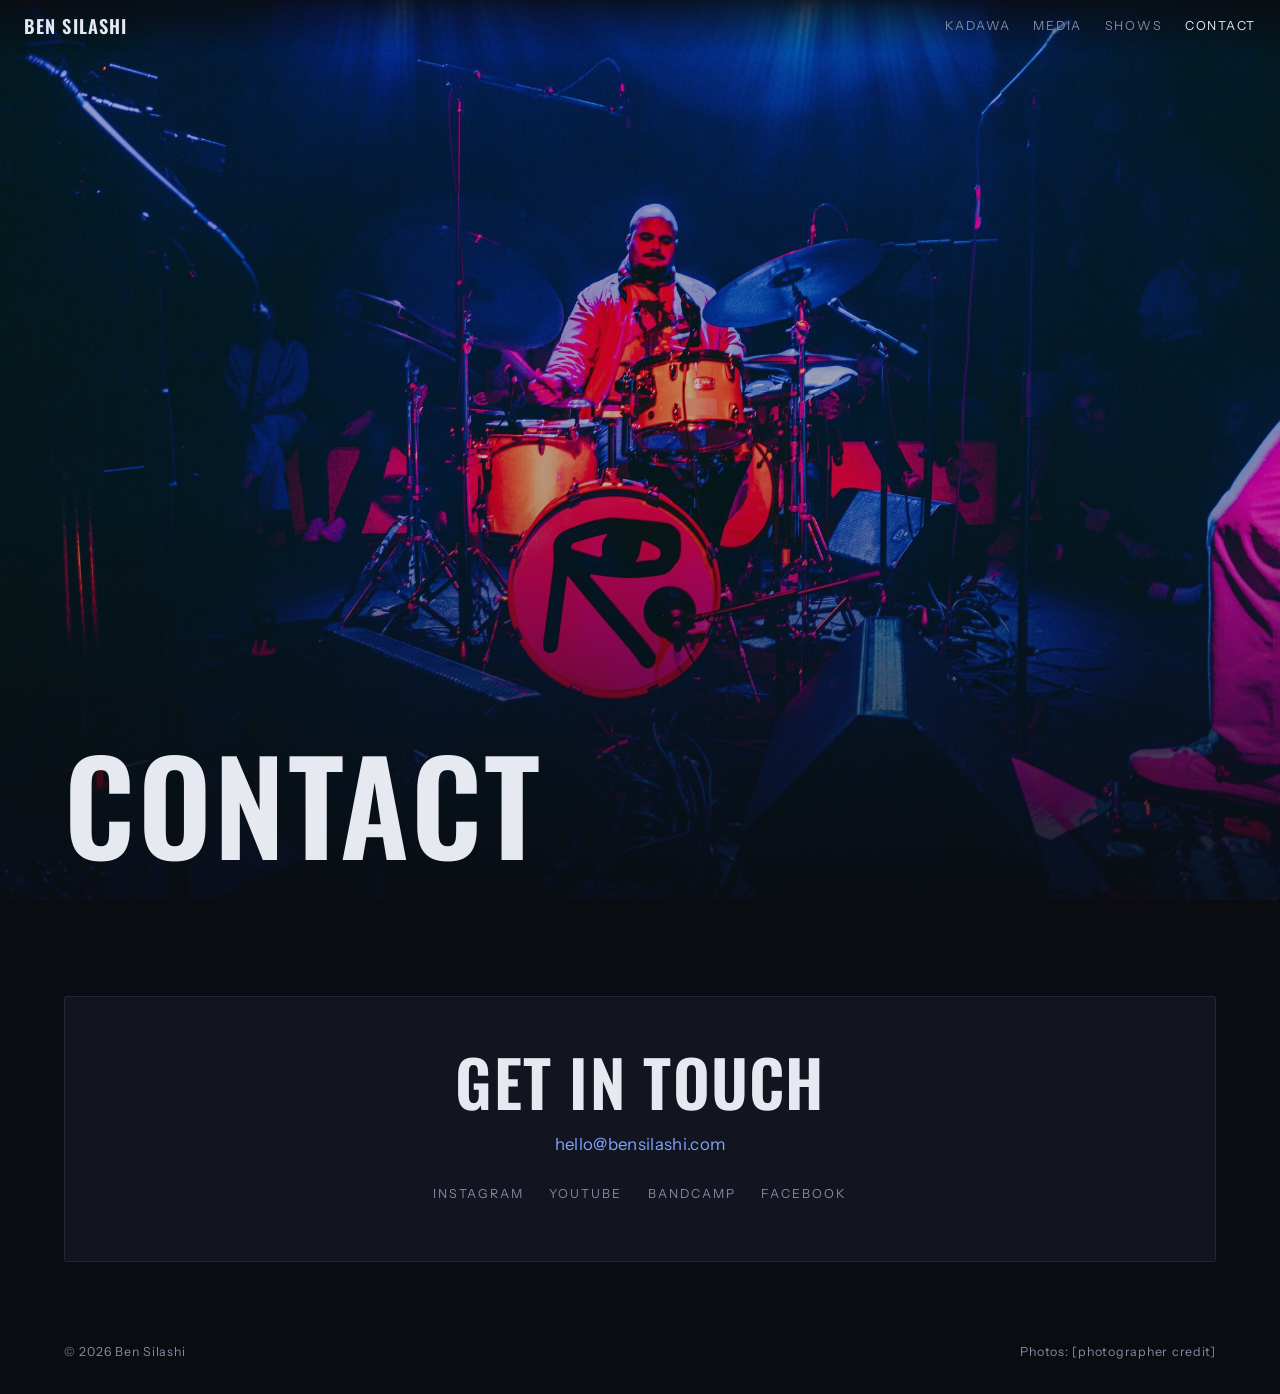
<file: bensilashi 2/contact.html>
<!DOCTYPE html>
<html lang="en">
<head>
<meta charset="UTF-8">
<meta name="viewport" content="width=device-width, initial-scale=1.0">
<title>Contact | Ben Silashi</title>
<meta name="description" content="Contact drummer Ben Silashi.">
<meta property="og:title" content="Contact | Ben Silashi">
<meta property="og:description" content="Contact drummer Ben Silashi.">
<meta property="og:image" content="images/portrait.jpg">
<meta property="og:type" content="website">
<link rel="preconnect" href="https://fonts.googleapis.com">
<link rel="preconnect" href="https://fonts.gstatic.com" crossorigin>
<link href="https://fonts.googleapis.com/css2?family=Oswald:wght@500;600&family=Instrument+Sans:ital,wght@0,400;0,500;0,600;1,400&display=swap" rel="stylesheet">
<link rel="stylesheet" href="css/style.css">
</head>
<body>

<nav id="nav">
  <a href="index.html" class="nav-name">Ben Silashi</a>
  <div class="nav-links">
    <a href="kadawa.html">Kadawa</a>
    <a href="media.html">Media</a>
    <a href="shows.html">Shows</a>
    <a href="contact.html" class="active">Contact</a>
  </div>
</nav>

<main>
<header class="hero hero-page">
  <img src="images/live-stage-blue.jpg" alt="Ben Silashi on stage behind his drum kit" fetchpriority="high">
  <div class="hero-inner">
    <h1>Contact</h1>
  </div>
</header>

<section>
  <div class="contact-inner">
    <h2>Get in touch</h2>
    <a class="email" href="mailto:hello@bensilashi.com">hello@bensilashi.com</a>
    <div class="socials">
      <a href="https://www.instagram.com/ben_silashi/" target="_blank" rel="noopener">Instagram</a>
      <a href="https://www.youtube.com/@kadawamusic" target="_blank" rel="noopener">YouTube</a>
      <a href="https://kadawamusic.bandcamp.com/" target="_blank" rel="noopener">Bandcamp</a>
      <a href="https://www.facebook.com/ben.silashi" target="_blank" rel="noopener">Facebook</a>
    </div>
  </div>
</section>
</main>

<footer>
  <div>&copy; 2026 Ben Silashi</div>
  <div>Photos: [photographer credit]</div>
</footer>

<script>
const nav = document.getElementById('nav');
addEventListener('scroll', () => nav.classList.toggle('scrolled', scrollY > 40), {passive:true});
</script>

</body>
</html>
</file>
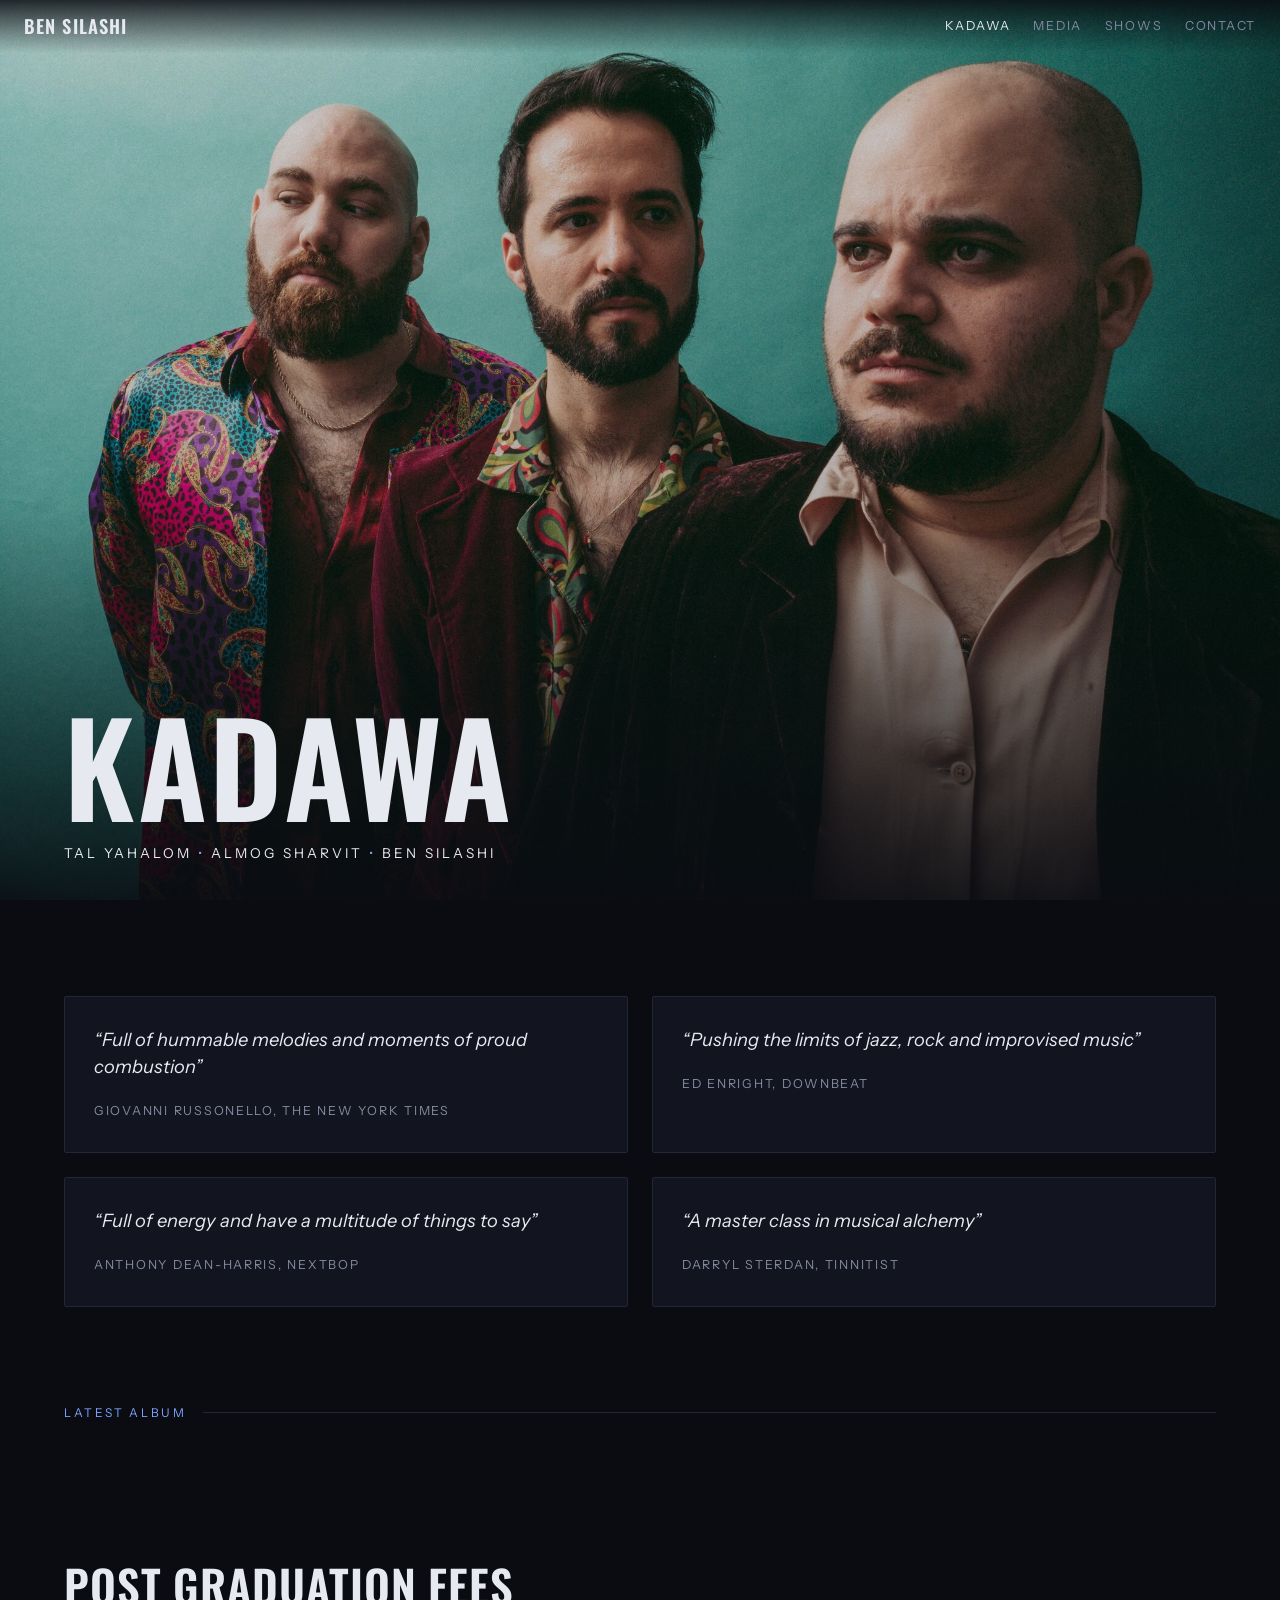
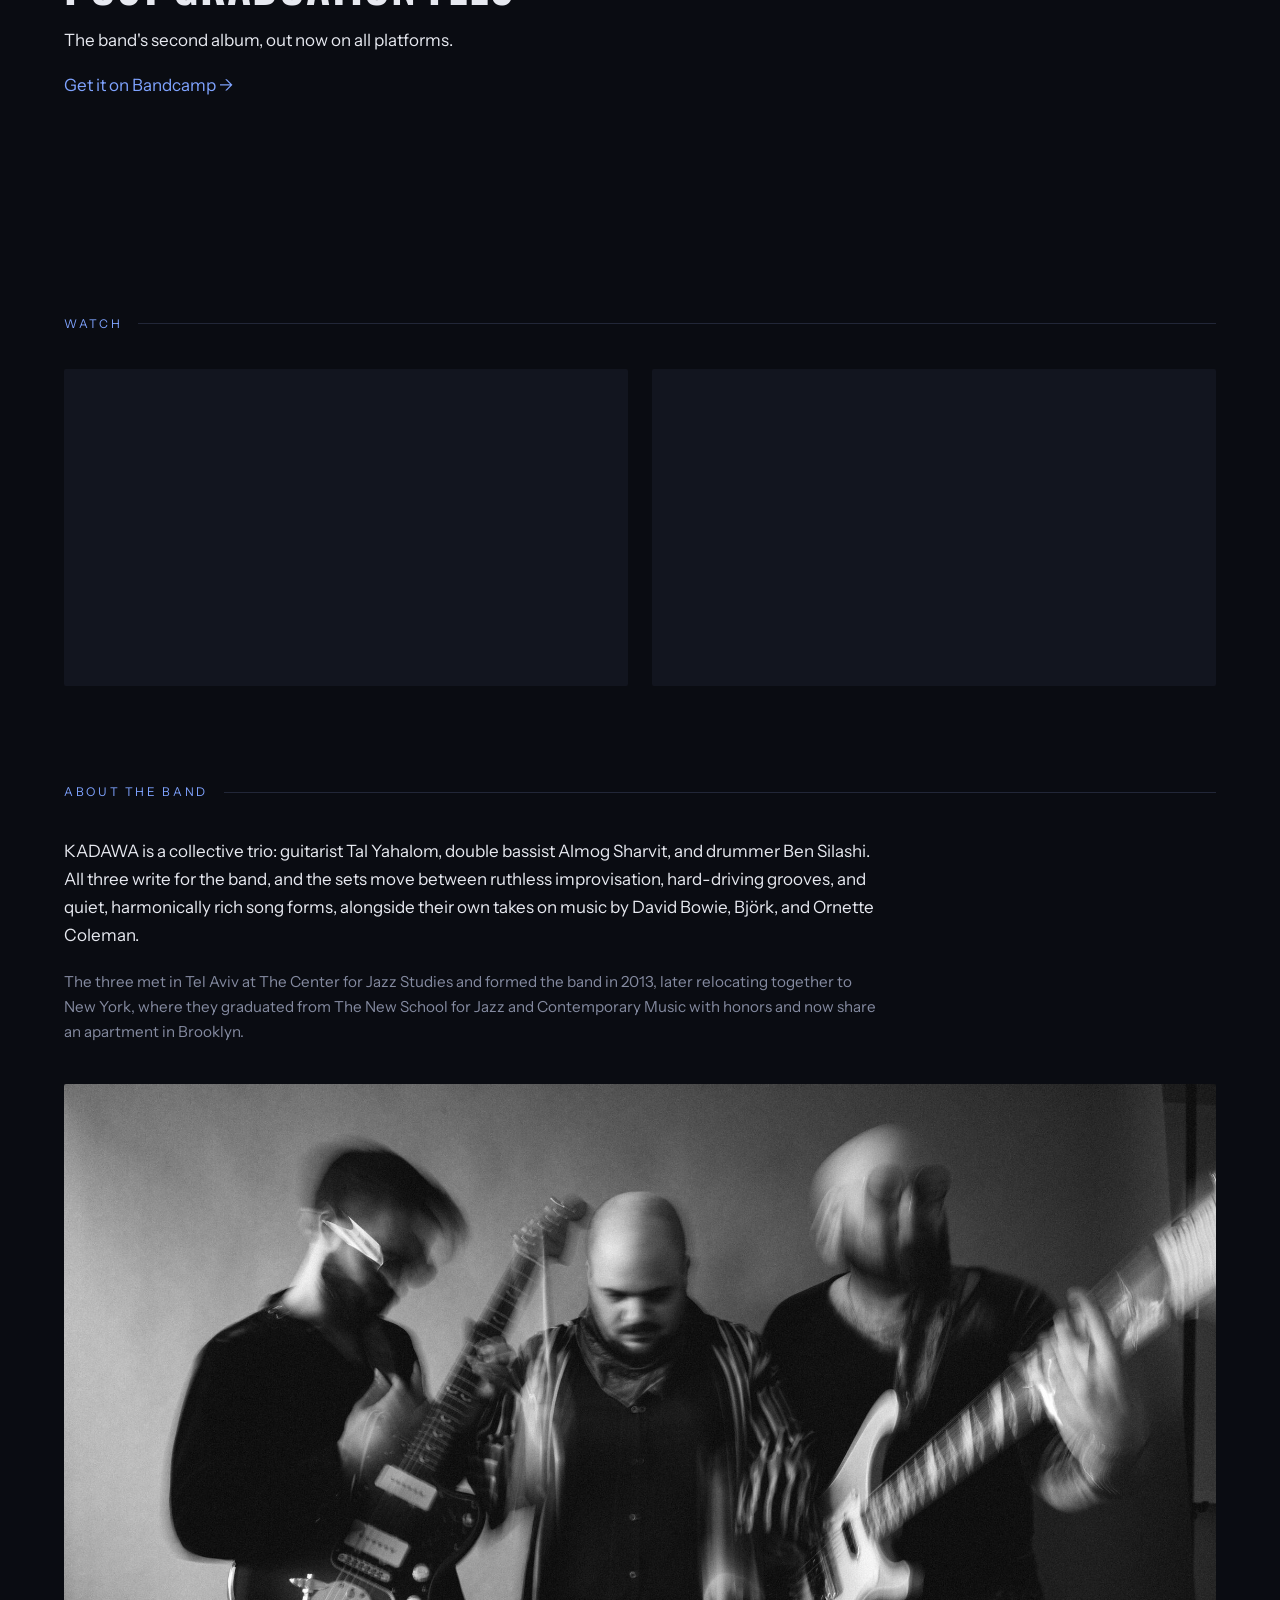
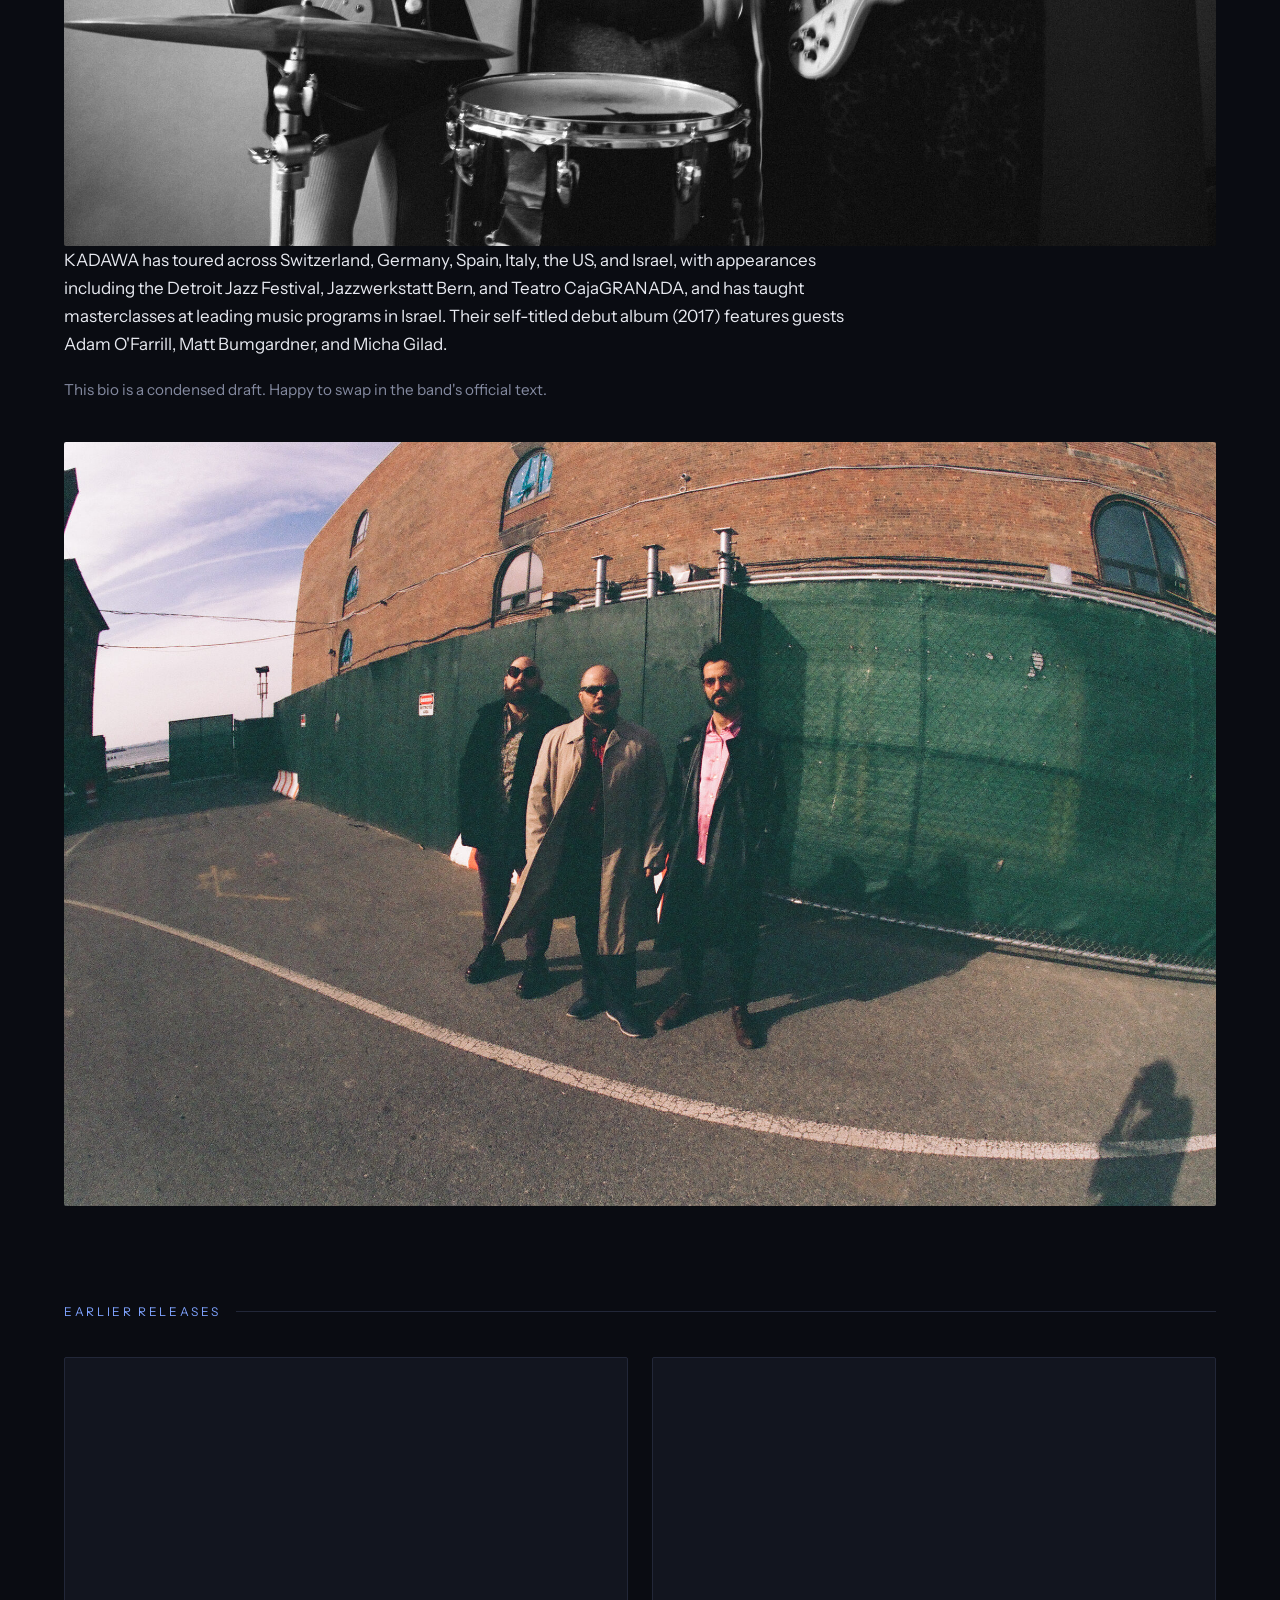
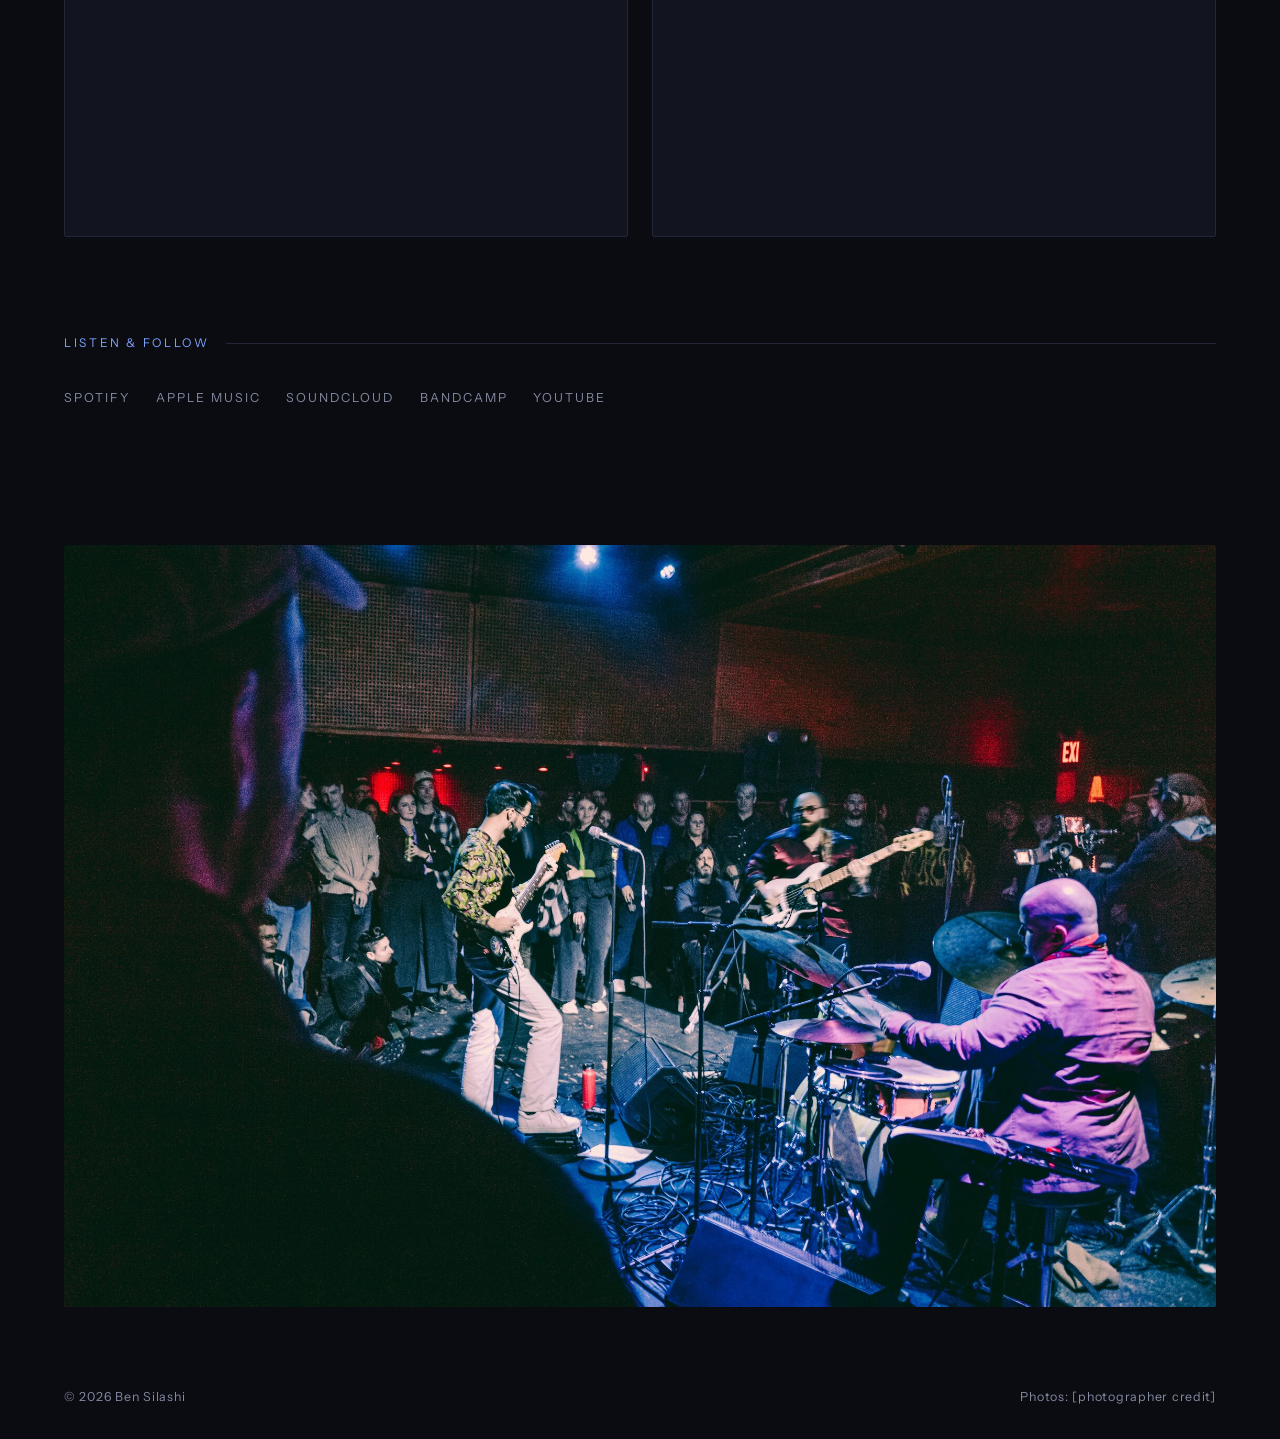
<file: bensilashi 2/kadawa.html>
<!DOCTYPE html>
<html lang="en">
<head>
<meta charset="UTF-8">
<meta name="viewport" content="width=device-width, initial-scale=1.0">
<title>KADAWA | Ben Silashi</title>
<meta name="description" content="KADAWA is a collective trio of guitarist Tal Yahalom, bassist Almog Sharvit, and drummer Ben Silashi.">
<meta property="og:title" content="KADAWA | Ben Silashi">
<meta property="og:description" content="KADAWA is a collective trio of guitarist Tal Yahalom, bassist Almog Sharvit, and drummer Ben Silashi.">
<meta property="og:image" content="images/kadawa-teal.jpg">
<meta property="og:type" content="website">
<link rel="preconnect" href="https://fonts.googleapis.com">
<link rel="preconnect" href="https://fonts.gstatic.com" crossorigin>
<link href="https://fonts.googleapis.com/css2?family=Oswald:wght@500;600&family=Instrument+Sans:ital,wght@0,400;0,500;0,600;1,400&display=swap" rel="stylesheet">
<link rel="stylesheet" href="css/style.css">
</head>
<body>

<nav id="nav">
  <a href="index.html" class="nav-name">Ben Silashi</a>
  <div class="nav-links">
    <a href="kadawa.html" class="active">Kadawa</a>
    <a href="media.html">Media</a>
    <a href="shows.html">Shows</a>
    <a href="contact.html">Contact</a>
  </div>
</nav>

<main>
<header class="hero hero-page hero-kadawa">
  <img src="images/kadawa-teal.jpg" alt="KADAWA: Almog Sharvit, Tal Yahalom, and Ben Silashi" fetchpriority="high">
  <div class="hero-inner">
    <h1>Kadawa</h1>
    <p class="hero-sub">Tal Yahalom <span>&bull;</span> Almog Sharvit <span>&bull;</span> Ben Silashi</p>
  </div>
</header>

<section>
  <div class="quote-grid">
    <blockquote class="quote">
      <p>&ldquo;Full of hummable melodies and moments of proud combustion&rdquo;</p>
      <cite>Giovanni Russonello, The New York Times</cite>
    </blockquote>
    <blockquote class="quote">
      <p>&ldquo;Pushing the limits of jazz, rock and improvised music&rdquo;</p>
      <cite>Ed Enright, DownBeat</cite>
    </blockquote>
    <blockquote class="quote">
      <p>&ldquo;Full of energy and have a multitude of things to say&rdquo;</p>
      <cite>Anthony Dean-Harris, Nextbop</cite>
    </blockquote>
    <blockquote class="quote">
      <p>&ldquo;A master class in musical alchemy&rdquo;</p>
      <cite>Darryl Sterdan, Tinnitist</cite>
    </blockquote>
  </div>
</section>

<section>
  <div class="label">Latest Album</div>
  <div class="album-grid">
    <div class="album-text">
      <h2 class="album-title">Post Graduation Fees</h2>
      <p>The band's second album, out now on all platforms.</p>
      <p><a class="inline-link" href="https://kadawamusic.bandcamp.com/album/post-graduation-fees" target="_blank" rel="noopener">Get it on Bandcamp &rarr;</a></p>
    </div>
    <div class="embed-slot">
      <iframe src="https://open.spotify.com/embed/album/6LsxnmIPCRQrrWG1FLRxuG" title="Post Graduation Fees on Spotify" loading="lazy" allow="encrypted-media" style="width:100%;height:352px;border:0;border-radius:8px;"></iframe>
    </div>
  </div>
</section>

<section>
  <div class="label">Watch</div>
  <div class="video-grid">
    <div class="video"><iframe src="https://www.youtube-nocookie.com/embed/i2iEuW7QbNo" title="KADAWA live video" loading="lazy" allowfullscreen referrerpolicy="strict-origin-when-cross-origin" allow="accelerometer; clipboard-write; encrypted-media; gyroscope; picture-in-picture"></iframe></div>
    <div class="video"><iframe src="https://www.youtube-nocookie.com/embed/wF1YZAfEdCA" title="KADAWA video" loading="lazy" allowfullscreen referrerpolicy="strict-origin-when-cross-origin" allow="accelerometer; clipboard-write; encrypted-media; gyroscope; picture-in-picture"></iframe></div>
  </div>
</section>

<section>
  <div class="label">About the Band</div>
  <div class="about-text kadawa-bio">
    <p>KADAWA is a collective trio: guitarist Tal Yahalom, double bassist Almog Sharvit, and drummer Ben Silashi. All three write for the band, and the sets move between ruthless improvisation, hard-driving grooves, and quiet, harmonically rich song forms, alongside their own takes on music by David Bowie, Bj&ouml;rk, and Ornette Coleman.</p>
    <p>The three met in Tel Aviv at The Center for Jazz Studies and formed the band in 2013, later relocating together to New York, where they graduated from The New School for Jazz and Contemporary Music with honors and now share an apartment in Brooklyn.</p>
  </div>
  <figure class="kadawa-photo"><img src="images/kadawa-bw.jpg" alt="KADAWA in motion, black and white" loading="lazy"></figure>
  <div class="about-text kadawa-bio">
    <p>KADAWA has toured across Switzerland, Germany, Spain, Italy, the US, and Israel, with appearances including the Detroit Jazz Festival, Jazzwerkstatt Bern, and Teatro CajaGRANADA, and has taught masterclasses at leading music programs in Israel. Their self-titled debut album (2017) features guests Adam O'Farrill, Matt Bumgardner, and Micha Gilad.</p>
    <p class="placeholder-note">This bio is a condensed draft. Happy to swap in the band's official text.</p>
  </div>
  <figure class="kadawa-photo"><img src="images/kadawa-outside.jpg" alt="KADAWA standing outside in Brooklyn" loading="lazy"></figure>
</section>

<section>
  <div class="label">Earlier Releases</div>
  <div class="listen-grid">
    <div class="bc-embed">
      <iframe src="https://bandcamp.com/EmbeddedPlayer/album=464828870/size=large/bgcol=12151f/linkcol=7fa3ff/transparent=true/" title="KADAWA debut album on Bandcamp" loading="lazy" seamless style="width:100%;height:470px;border:0;"></iframe>
    </div>
    <div class="bc-embed">
      <iframe src="https://bandcamp.com/EmbeddedPlayer/album=3587912751/size=large/bgcol=12151f/linkcol=7fa3ff/transparent=true/" title="KADAWA EP with Grey McMurray on Bandcamp" loading="lazy" seamless style="width:100%;height:470px;border:0;"></iframe>
    </div>
  </div>
</section>

<section>
  <div class="label">Listen &amp; Follow</div>
  <div class="socials socials-left">
    <a href="https://open.spotify.com/artist/5fzfaabtHKT1GwfMfHkezr" target="_blank" rel="noopener">Spotify</a>
    <a href="https://music.apple.com/us/artist/kadawa/1288847794" target="_blank" rel="noopener">Apple Music</a>
    <a href="https://soundcloud.com/kadawa" target="_blank" rel="noopener">SoundCloud</a>
    <a href="https://kadawamusic.bandcamp.com/" target="_blank" rel="noopener">Bandcamp</a>
    <a href="https://www.youtube.com/@kadawamusic" target="_blank" rel="noopener">YouTube</a>
  </div>
</section>

<section>
  <figure class="kadawa-photo"><img src="images/kadawa-live.jpg" alt="KADAWA performing live" loading="lazy"></figure>
</section>
</main>

<footer>
  <div>&copy; 2026 Ben Silashi</div>
  <div>Photos: [photographer credit]</div>
</footer>

<script>
const nav = document.getElementById('nav');
addEventListener('scroll', () => nav.classList.toggle('scrolled', scrollY > 40), {passive:true});
</script>

</body>
</html>
</file>
<file: css/style.css>
:root{
  --ink:#0a0c12;
  --smoke:#12151f;
  --line:#222738;
  --bone:#e7e9f0;
  --haze:#848aa0;
  --signal:#7fa3ff;
  --max:1200px;
}
*{margin:0;padding:0;box-sizing:border-box}
html{scroll-behavior:smooth}
body{
  background:var(--ink);
  color:var(--bone);
  font-family:'Instrument Sans',system-ui,sans-serif;
  font-size:17px;
  line-height:1.65;
  -webkit-font-smoothing:antialiased;
  min-height:100svh;
  display:flex;
  flex-direction:column;
}
main{flex:1}
img{display:block;max-width:100%}
a{color:inherit;text-decoration:none}
::selection{background:var(--signal);color:#0a0c12}
a:focus-visible{outline:2px solid var(--signal);outline-offset:3px}

/* ---------- nav ---------- */
nav{
  position:fixed;top:0;left:0;right:0;z-index:50;
  display:flex;align-items:center;justify-content:space-between;
  padding:1rem 1.5rem;
  background:linear-gradient(to bottom, rgba(10,12,18,.85), rgba(10,12,18,0));
}
nav.scrolled{background:rgba(10,12,18,.92);backdrop-filter:blur(8px);border-bottom:1px solid var(--line)}
.nav-name{
  font-family:'Oswald',sans-serif;font-weight:600;
  font-size:1.15rem;letter-spacing:.06em;line-height:1;text-transform:uppercase;
}
.nav-links{display:flex;gap:1.4rem;flex-wrap:wrap;justify-content:flex-end}
.nav-links a{
  font-size:.78rem;text-transform:uppercase;letter-spacing:.14em;color:var(--haze);
  transition:color .2s;
}
.nav-links a:hover,.nav-links a:focus-visible{color:var(--signal)}
.nav-links a.active{color:var(--bone)}

/* ---------- mobile nav toggle ---------- */
.nav-toggle{
  display:none;background:none;border:none;color:var(--bone);
  width:44px;height:44px;align-items:center;justify-content:center;
  cursor:pointer;position:relative;z-index:60;flex-shrink:0;
}
.nav-toggle span,.nav-toggle span::before,.nav-toggle span::after{
  content:"";display:block;position:absolute;width:22px;height:2px;background:var(--bone);
  transition:transform .25s ease,top .25s ease,opacity .2s ease;
}
.nav-toggle span{top:21px;left:11px}
.nav-toggle span::before{top:-7px}
.nav-toggle span::after{top:7px}
.nav-toggle.open span{background:transparent}
.nav-toggle.open span::before{top:0;transform:rotate(45deg)}
.nav-toggle.open span::after{top:0;transform:rotate(-45deg)}

/* ---------- hero (home) ---------- */
.hero{
  position:relative;min-height:100svh;
  display:flex;align-items:flex-end;
  overflow:hidden;
}
.hero img{
  position:absolute;inset:0;width:100%;height:100%;object-fit:cover;object-position:50% 22%;
}
.hero::after{
  content:"";position:absolute;inset:0;
  background:linear-gradient(to top, rgba(10,12,18,1) 0%, rgba(10,12,18,.25) 45%, rgba(10,12,18,.15) 100%);
}
.hero-inner{
  position:relative;z-index:2;width:100%;max-width:var(--max);
  margin:0 auto;padding:0 1.5rem 4vh;
}
.hero h1{
  font-family:'Oswald',sans-serif;font-weight:600;
  font-size:clamp(3.5rem, 13vw, 11rem);
  line-height:.95;letter-spacing:.02em;
  text-transform:uppercase;
}
.hero p{
  margin-top:1rem;color:var(--bone);
  font-size:.85rem;text-transform:uppercase;letter-spacing:.22em;
}
.hero p span{color:var(--signal)}

/* full-screen page hero */
.hero-page img{object-position:50% 40%}
.hero-shows img{object-position:42% 30%}
.hero-media img{object-position:45% 35%}
.hero-kadawa img{object-position:50% 30%}
.hero-about img{object-position:52% 85%}
.hero-education img{object-position:50% 20%}
.hero-about{max-height:72vh}
.hero-sub{margin-top:1rem;color:var(--bone);font-size:.85rem;text-transform:uppercase;letter-spacing:.22em}
.hero-sub span{color:var(--signal)}
.hero-page h1{
  font-family:'Oswald',sans-serif;font-weight:600;
  font-size:clamp(3rem, 10vw, 8rem);
  line-height:.95;letter-spacing:.02em;text-transform:uppercase;
}

/* ---------- page header (interior pages) ---------- */
.page-header{
  max-width:var(--max);margin:0 auto;
  padding:9rem 1.5rem 0;
}
.page-header h1{
  font-family:'Oswald',sans-serif;font-weight:600;
  font-size:clamp(2.6rem,7vw,5rem);
  line-height:1;letter-spacing:.02em;text-transform:uppercase;
}

/* ---------- sections ---------- */
section{max-width:var(--max);margin:0 auto;padding:6rem 1.5rem 0}
.page-header + section{padding-top:3rem}
.label{
  display:flex;align-items:center;gap:1rem;
  font-size:.75rem;text-transform:uppercase;letter-spacing:.22em;color:var(--signal);
  margin-bottom:2.2rem;
}
.label::after{content:"";flex:1;height:1px;background:var(--line)}

/* about */
.about-grid{display:grid;grid-template-columns:5fr 7fr;gap:3rem;align-items:start}
.about-grid img{border-radius:2px}
.about-text p{margin-bottom:1.2rem;color:var(--bone)}
.page-bio{max-width:820px}

/* listen */
.listen-grid{display:grid;grid-template-columns:1fr 1fr;gap:1.5rem;align-items:start}
.spotify-embed{border-radius:12px;overflow:hidden}
.listen-slot{
  background:var(--smoke);border:1px solid var(--line);border-radius:2px;
  aspect-ratio:16/9;display:flex;align-items:center;justify-content:center;
  color:var(--haze);font-size:.85rem;text-transform:uppercase;letter-spacing:.14em;
  text-align:center;padding:1rem;
}

/* videos */
.video-grid{display:grid;grid-template-columns:1fr 1fr;gap:1.5rem}
.video{aspect-ratio:16/9;background:var(--smoke);border-radius:2px;overflow:hidden}
.video iframe{width:100%;height:100%;border:0;display:block}

/* photos */
.photo-grid{display:grid;grid-template-columns:repeat(2,1fr);gap:1rem}
.photo-grid figure{position:relative;overflow:hidden;border-radius:2px;cursor:pointer}
.photo-grid img{width:100%;height:100%;object-fit:cover;transition:transform .5s ease}
.photo-grid figure:hover img{transform:scale(1.025)}
.photo-grid .wide{grid-column:span 2}

/* lightbox */
.lightbox{
  position:fixed;inset:0;z-index:100;background:rgba(10,12,18,.96);
  display:none;align-items:center;justify-content:center;padding:2rem;
}
.lightbox.open{display:flex}
.lightbox img{max-width:100%;max-height:92svh;object-fit:contain}
.lightbox button{
  position:absolute;top:.6rem;right:.8rem;
  background:none;border:none;color:var(--bone);font-size:2rem;cursor:pointer;line-height:1;
  width:44px;height:44px;display:flex;align-items:center;justify-content:center;
}

/* quotes */
.quote-grid{display:grid;grid-template-columns:1fr 1fr;gap:1.5rem}
.quote{background:var(--smoke);border:1px solid var(--line);border-radius:2px;padding:1.8rem}
.quote p{font-size:1.15rem;line-height:1.5;margin-bottom:.9rem;font-style:italic}
.quote cite{font-style:normal;font-size:.78rem;text-transform:uppercase;letter-spacing:.14em;color:var(--haze)}

/* kadawa page */
.album-grid{display:grid;grid-template-columns:5fr 7fr;gap:3rem;align-items:center}
.album-title{font-family:'Oswald',sans-serif;font-weight:600;font-size:clamp(1.8rem,4vw,2.8rem);text-transform:uppercase;letter-spacing:.02em;line-height:1.1;margin-bottom:1rem}
.album-text p{margin-bottom:1rem;color:var(--bone)}
.kadawa-bio{max-width:820px}
.kadawa-bio p{margin-bottom:1.2rem}
.placeholder-note{color:var(--haze);font-size:.95rem}
.kadawa-photo{margin:2.5rem 0 0;border-radius:2px;overflow:hidden}
.bc-embed{background:var(--smoke);border:1px solid var(--line);border-radius:2px;overflow:hidden}

/* shows */
.show{
  display:grid;grid-template-columns:auto 1fr;gap:1.8rem;align-items:center;
  padding:2rem 0;border-bottom:1px solid var(--line);
}
.show:first-of-type{border-top:1px solid var(--line)}
.date-cal{
  display:flex;flex-direction:column;align-items:center;justify-content:center;
  width:68px;height:68px;flex-shrink:0;
  border:1px solid var(--line);border-radius:12px;background:var(--smoke);
}
.cal-month{font-size:.7rem;letter-spacing:.18em;color:var(--signal);line-height:1.4}
.cal-day{font-size:1.5rem;font-weight:600;color:var(--bone);line-height:1.1}
.show-title{font-size:1.45rem;font-weight:600;line-height:1.3;margin-bottom:.5rem}
.show-when{font-size:.8rem;text-transform:uppercase;letter-spacing:.16em;color:var(--haze);margin-bottom:.4rem}
.show-where{color:var(--haze);font-size:.95rem;margin-bottom:.7rem}
.show-details{
  display:inline-block;font-size:.9rem;color:var(--bone);
  border-bottom:1px solid var(--line);padding-bottom:.1rem;transition:color .2s,border-color .2s;
}
.show-details:hover{color:var(--signal);border-color:var(--signal)}
.past-section .show{opacity:.55}
.past-section .cal-month{color:var(--haze)}
.shows-note{margin-top:1.4rem;color:var(--haze);font-size:.9rem}
.inline-link{color:var(--signal)}
.inline-link:hover{text-decoration:underline}

/* contact */
.contact-inner{
  border:1px solid var(--line);border-radius:2px;background:var(--smoke);
  padding:3.5rem 2rem;text-align:center;
}
.contact-inner h2{
  font-family:'Oswald',sans-serif;font-weight:600;
  font-size:clamp(2.2rem,5.5vw,4rem);letter-spacing:.02em;
  line-height:.9;text-transform:uppercase;margin-bottom:1.2rem;
}
.contact-inner a.email{color:var(--signal);font-size:1.05rem;letter-spacing:.02em}
.contact-inner a.email:hover{text-decoration:underline}
.contact-intro{color:var(--haze);font-size:.95rem;max-width:440px;margin:0 auto 1.4rem}
.contact-form{
  margin:2.2rem auto 0;max-width:440px;
  display:flex;flex-direction:column;gap:1rem;text-align:left;
}
.contact-form input,.contact-form textarea{
  width:100%;background:var(--ink);border:1px solid var(--line);border-radius:2px;
  padding:.85rem 1rem;color:var(--bone);
  font-family:'Instrument Sans',system-ui,sans-serif;font-size:.95rem;
  resize:vertical;transition:border-color .2s;
}
.contact-form input::placeholder,.contact-form textarea::placeholder{color:var(--haze)}
.contact-form input:focus,.contact-form textarea:focus{outline:none;border-color:var(--signal)}
.contact-form button{
  align-self:center;background:var(--signal);color:var(--ink);border:none;border-radius:2px;
  padding:.9rem 2.2rem;font-family:'Oswald',sans-serif;font-weight:600;
  text-transform:uppercase;letter-spacing:.08em;font-size:.85rem;
  cursor:pointer;transition:opacity .2s;
}
.contact-form button:hover{opacity:.85}
.socials{margin-top:1.6rem;display:flex;gap:1.6rem;justify-content:center}
.socials a{
  font-size:.78rem;text-transform:uppercase;letter-spacing:.16em;color:var(--haze);
  transition:color .2s;
}
.socials a:hover{color:var(--bone)}
.socials-left{justify-content:flex-start;margin-top:0;flex-wrap:wrap}

footer{
  max-width:var(--max);margin:0 auto;padding:5rem 1.5rem 2rem;width:100%;
  display:flex;justify-content:space-between;gap:1rem;flex-wrap:wrap;
  color:var(--haze);font-size:.78rem;letter-spacing:.06em;
}

@media (max-width:820px){
  .about-grid{grid-template-columns:1fr}
  .listen-grid{grid-template-columns:1fr}
  .video-grid{grid-template-columns:1fr}
  .quote-grid{grid-template-columns:1fr}
  .album-grid{grid-template-columns:1fr}
  .photo-grid{grid-template-columns:1fr}
  .photo-grid .wide{grid-column:span 1}
  section{padding-top:4.5rem}
  .page-header{padding-top:7.5rem}
}

/* ---------- mobile nav ---------- */
@media (max-width:640px){
  nav{padding:.9rem 1.25rem}
  .nav-toggle{display:flex}
  .nav-links{
    position:fixed;inset:0;z-index:55;
    flex-direction:column;align-items:flex-start;gap:0;flex-wrap:nowrap;
    padding:5.5rem 1.75rem 2rem;
    background:rgba(10,12,18,.98);backdrop-filter:blur(10px);
    height:100svh;width:100%;
    transform:translateX(100%);
    transition:transform .3s ease;
    visibility:hidden;
  }
  .nav-links.open{transform:translateX(0);visibility:visible}
  .nav-links a{
    font-size:1.15rem;letter-spacing:.06em;
    width:100%;padding:1.1rem 0;
    border-bottom:1px solid var(--line);
  }
}

/* ---------- mobile hero ---------- */
@media (max-width:640px){
  .hero-inner{padding-bottom:2rem}

  /* interior page banners (Shows/Media/Kadawa/Contact) just hold a
     title, so a shorter, lightly-cropped banner works well there â€”
     the photos are shot landscape (3:2), so forcing full viewport
     height would blow them up and zoom in hard. The homepage hero
     keeps its original full-height treatment untouched. */
  .hero-page{
    min-height:0;
    aspect-ratio:4/3;
    max-height:56svh;
  }
  .hero-page + section{padding-top:6rem}

  /* this box also ends up showing the photo's full height with zero
     vertical crop (same math as the homepage hero), which put the
     top of his head right where the fixed nav sits. A small offset
     keeps the photo just clear of the nav, and a top fade â€” mirroring
     the existing bottom fade â€” blends it in rather than leaving a
     hard-edged gap. */
  .hero-media img{
    top:26px;
    height:calc(100% - 26px);
  }
  .hero-media::after{
    background:
      linear-gradient(to bottom, rgba(10,12,18,1) 0%, rgba(10,12,18,.5) 20%, rgba(10,12,18,0) 30%),
      linear-gradient(to top, rgba(10,12,18,1) 0%, rgba(10,12,18,.25) 45%, rgba(10,12,18,.15) 100%);
  }
}

/* ---------- small phones ---------- */
@media (max-width:480px){
  body{font-size:16px}
  section,.page-header{padding-left:1.25rem;padding-right:1.25rem}
  .hero-inner{padding-left:1.25rem;padding-right:1.25rem}
  .contact-inner{padding:2.5rem 1.5rem}
  .show{grid-template-columns:auto 1fr;gap:1.1rem;padding:1.5rem 0}
  .date-cal{width:54px;height:54px;border-radius:10px}
  .cal-day{font-size:1.25rem}
  .cal-month{font-size:.62rem}
  .show-title{font-size:1.2rem}
  .quote{padding:1.4rem}
  .quote p{font-size:1.05rem}
  footer{flex-direction:column;gap:.4rem;padding-left:1.25rem;padding-right:1.25rem}
  .socials{gap:1.1rem;row-gap:.6rem;flex-wrap:wrap}
  .socials-left{gap:1.1rem;row-gap:.6rem}
}

@media (prefers-reduced-motion:reduce){
  html{scroll-behavior:auto}
  .photo-grid img{transition:none}
  .nav-links{transition:none}
}
</file>
<file: bensilashi 2/css/style.css>
:root{
  --ink:#0a0c12;
  --smoke:#12151f;
  --line:#222738;
  --bone:#e7e9f0;
  --haze:#848aa0;
  --signal:#7fa3ff;
  --max:1200px;
}
*{margin:0;padding:0;box-sizing:border-box}
html{scroll-behavior:smooth}
body{
  background:var(--ink);
  color:var(--bone);
  font-family:'Instrument Sans',system-ui,sans-serif;
  font-size:17px;
  line-height:1.65;
  -webkit-font-smoothing:antialiased;
  min-height:100svh;
  display:flex;
  flex-direction:column;
}
main{flex:1}
img{display:block;max-width:100%}
a{color:inherit;text-decoration:none}
::selection{background:var(--signal);color:#0a0c12}
a:focus-visible{outline:2px solid var(--signal);outline-offset:3px}

/* ---------- nav ---------- */
nav{
  position:fixed;top:0;left:0;right:0;z-index:50;
  display:flex;align-items:center;justify-content:space-between;
  padding:1rem 1.5rem;
  background:linear-gradient(to bottom, rgba(10,12,18,.85), rgba(10,12,18,0));
}
nav.scrolled{background:rgba(10,12,18,.92);backdrop-filter:blur(8px);border-bottom:1px solid var(--line)}
.nav-name{
  font-family:'Oswald',sans-serif;font-weight:600;
  font-size:1.15rem;letter-spacing:.06em;line-height:1;text-transform:uppercase;
}
.nav-links{display:flex;gap:1.4rem;flex-wrap:wrap;justify-content:flex-end}
.nav-links a{
  font-size:.78rem;text-transform:uppercase;letter-spacing:.14em;color:var(--haze);
  transition:color .2s;
}
.nav-links a:hover,.nav-links a:focus-visible{color:var(--signal)}
.nav-links a.active{color:var(--bone)}

/* ---------- hero (home) ---------- */
.hero{
  position:relative;min-height:100svh;
  display:flex;align-items:flex-end;
  overflow:hidden;
}
.hero img{
  position:absolute;inset:0;width:100%;height:100%;object-fit:cover;object-position:50% 22%;
}
.hero::after{
  content:"";position:absolute;inset:0;
  background:linear-gradient(to top, rgba(10,12,18,.92) 0%, rgba(10,12,18,.25) 45%, rgba(10,12,18,.15) 100%);
}
.hero-inner{
  position:relative;z-index:2;width:100%;max-width:var(--max);
  margin:0 auto;padding:0 1.5rem 4vh;
}
.hero h1{
  font-family:'Oswald',sans-serif;font-weight:600;
  font-size:clamp(3.5rem, 13vw, 11rem);
  line-height:.95;letter-spacing:.02em;
  text-transform:uppercase;
}
.hero p{
  margin-top:1rem;color:var(--bone);
  font-size:.85rem;text-transform:uppercase;letter-spacing:.22em;
}
.hero p span{color:var(--signal)}

/* full-screen page hero */
.hero-page img{object-position:50% 40%}
.hero-shows img{object-position:42% 30%}
.hero-media img{object-position:45% 35%}
.hero-kadawa img{object-position:50% 30%}
.hero-sub{margin-top:1rem;color:var(--bone);font-size:.85rem;text-transform:uppercase;letter-spacing:.22em}
.hero-sub span{color:var(--signal)}
.hero-page h1{
  font-family:'Oswald',sans-serif;font-weight:600;
  font-size:clamp(3rem, 10vw, 8rem);
  line-height:.95;letter-spacing:.02em;text-transform:uppercase;
}

/* ---------- page header (interior pages) ---------- */
.page-header{
  max-width:var(--max);margin:0 auto;
  padding:9rem 1.5rem 0;
}
.page-header h1{
  font-family:'Oswald',sans-serif;font-weight:600;
  font-size:clamp(2.6rem,7vw,5rem);
  line-height:1;letter-spacing:.02em;text-transform:uppercase;
}

/* ---------- sections ---------- */
section{max-width:var(--max);margin:0 auto;padding:6rem 1.5rem 0}
.page-header + section{padding-top:3rem}
.label{
  display:flex;align-items:center;gap:1rem;
  font-size:.75rem;text-transform:uppercase;letter-spacing:.22em;color:var(--signal);
  margin-bottom:2.2rem;
}
.label::after{content:"";flex:1;height:1px;background:var(--line)}

/* about */
.about-grid{display:grid;grid-template-columns:5fr 7fr;gap:3rem;align-items:start}
.about-grid img{border-radius:2px}
.about-text p{margin-bottom:1.2rem;color:var(--bone)}
.about-text p:last-child{color:var(--haze);font-size:.95rem}

/* listen */
.listen-grid{display:grid;grid-template-columns:1fr 1fr;gap:1.5rem}
.listen-slot{
  background:var(--smoke);border:1px solid var(--line);border-radius:2px;
  aspect-ratio:16/9;display:flex;align-items:center;justify-content:center;
  color:var(--haze);font-size:.85rem;text-transform:uppercase;letter-spacing:.14em;
  text-align:center;padding:1rem;
}

/* videos */
.video-grid{display:grid;grid-template-columns:1fr 1fr;gap:1.5rem}
.video{aspect-ratio:16/9;background:var(--smoke);border-radius:2px;overflow:hidden}
.video iframe{width:100%;height:100%;border:0;display:block}

/* photos */
.photo-grid{display:grid;grid-template-columns:repeat(2,1fr);gap:1rem}
.photo-grid figure{position:relative;overflow:hidden;border-radius:2px;cursor:pointer}
.photo-grid img{width:100%;height:100%;object-fit:cover;transition:transform .5s ease}
.photo-grid figure:hover img{transform:scale(1.025)}
.photo-grid .wide{grid-column:span 2}

/* lightbox */
.lightbox{
  position:fixed;inset:0;z-index:100;background:rgba(10,12,18,.96);
  display:none;align-items:center;justify-content:center;padding:2rem;
}
.lightbox.open{display:flex}
.lightbox img{max-width:100%;max-height:92svh;object-fit:contain}
.lightbox button{
  position:absolute;top:1rem;right:1.2rem;
  background:none;border:none;color:var(--bone);font-size:2rem;cursor:pointer;line-height:1;
}

/* quotes */
.quote-grid{display:grid;grid-template-columns:1fr 1fr;gap:1.5rem}
.quote{background:var(--smoke);border:1px solid var(--line);border-radius:2px;padding:1.8rem}
.quote p{font-size:1.15rem;line-height:1.5;margin-bottom:.9rem;font-style:italic}
.quote cite{font-style:normal;font-size:.78rem;text-transform:uppercase;letter-spacing:.14em;color:var(--haze)}

/* kadawa page */
.album-grid{display:grid;grid-template-columns:5fr 7fr;gap:3rem;align-items:center}
.album-title{font-family:'Oswald',sans-serif;font-weight:600;font-size:clamp(1.8rem,4vw,2.8rem);text-transform:uppercase;letter-spacing:.02em;line-height:1.1;margin-bottom:1rem}
.album-text p{margin-bottom:1rem;color:var(--bone)}
.kadawa-bio{max-width:820px}
.kadawa-bio p{margin-bottom:1.2rem}
.placeholder-note{color:var(--haze);font-size:.95rem}
.kadawa-photo{margin:2.5rem 0 0;border-radius:2px;overflow:hidden}
.bc-embed{background:var(--smoke);border:1px solid var(--line);border-radius:2px;overflow:hidden}

/* shows */
.show{
  display:grid;grid-template-columns:auto 1fr;gap:1.8rem;align-items:center;
  padding:2rem 0;border-bottom:1px solid var(--line);
}
.show:first-of-type{border-top:1px solid var(--line)}
.date-cal{
  display:flex;flex-direction:column;align-items:center;justify-content:center;
  width:68px;height:68px;flex-shrink:0;
  border:1px solid var(--line);border-radius:12px;background:var(--smoke);
}
.cal-month{font-size:.7rem;letter-spacing:.18em;color:var(--signal);line-height:1.4}
.cal-day{font-size:1.5rem;font-weight:600;color:var(--bone);line-height:1.1}
.show-title{font-size:1.45rem;font-weight:600;line-height:1.3;margin-bottom:.5rem}
.show-when{font-size:.8rem;text-transform:uppercase;letter-spacing:.16em;color:var(--haze);margin-bottom:.4rem}
.show-where{color:var(--haze);font-size:.95rem;margin-bottom:.7rem}
.show-details{
  display:inline-block;font-size:.9rem;color:var(--bone);
  border-bottom:1px solid var(--line);padding-bottom:.1rem;transition:color .2s,border-color .2s;
}
.show-details:hover{color:var(--signal);border-color:var(--signal)}
.past-section .show{opacity:.55}
.past-section .cal-month{color:var(--haze)}
.shows-note{margin-top:1.4rem;color:var(--haze);font-size:.9rem}
.inline-link{color:var(--signal)}
.inline-link:hover{text-decoration:underline}

/* contact */
.contact-inner{
  border:1px solid var(--line);border-radius:2px;background:var(--smoke);
  padding:3.5rem 2rem;text-align:center;
}
.contact-inner h2{
  font-family:'Oswald',sans-serif;font-weight:600;
  font-size:clamp(2.2rem,5.5vw,4rem);letter-spacing:.02em;
  line-height:.9;text-transform:uppercase;margin-bottom:1.2rem;
}
.contact-inner a.email{color:var(--signal);font-size:1.05rem;letter-spacing:.02em}
.contact-inner a.email:hover{text-decoration:underline}
.socials{margin-top:1.6rem;display:flex;gap:1.6rem;justify-content:center}
.socials a{
  font-size:.78rem;text-transform:uppercase;letter-spacing:.16em;color:var(--haze);
  transition:color .2s;
}
.socials a:hover{color:var(--bone)}
.socials-left{justify-content:flex-start;margin-top:0;flex-wrap:wrap}

footer{
  max-width:var(--max);margin:0 auto;padding:5rem 1.5rem 2rem;width:100%;
  display:flex;justify-content:space-between;gap:1rem;flex-wrap:wrap;
  color:var(--haze);font-size:.78rem;letter-spacing:.06em;
}

@media (max-width:820px){
  .about-grid{grid-template-columns:1fr}
  .listen-grid{grid-template-columns:1fr}
  .video-grid{grid-template-columns:1fr}
  .quote-grid{grid-template-columns:1fr}
  .album-grid{grid-template-columns:1fr}
  .photo-grid{grid-template-columns:1fr}
  .photo-grid .wide{grid-column:span 1}
  section{padding-top:4.5rem}
  .page-header{padding-top:7.5rem}
}
@media (prefers-reduced-motion:reduce){
  html{scroll-behavior:auto}
  .photo-grid img{transition:none}
}
</file>
